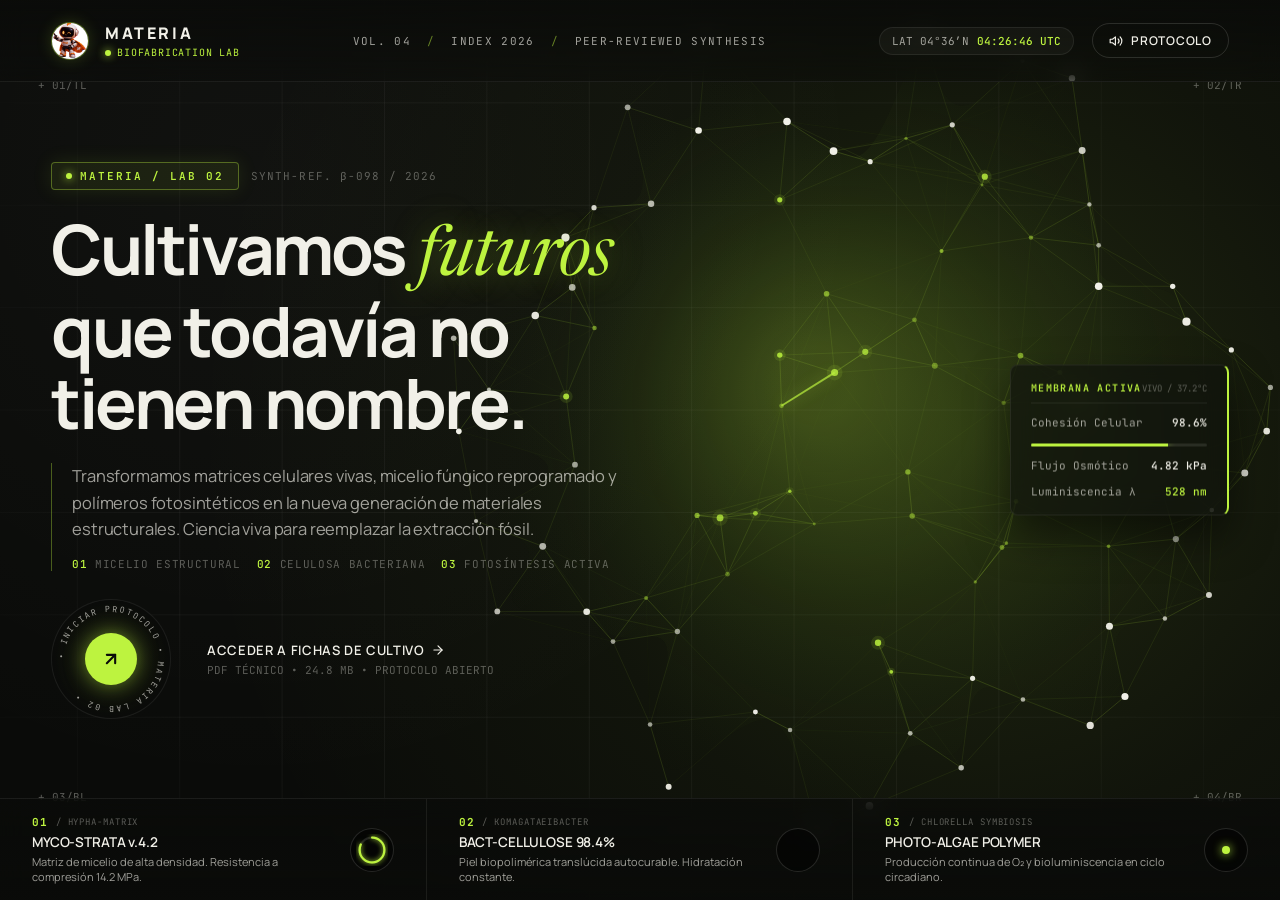
<file: materia_hero.html>
<!DOCTYPE html>
<html lang="es" class="dark">
<head>
  <meta charset="UTF-8">
  <meta name="viewport" content="width=device-width, initial-scale=1.0, maximum-scale=5.0">
  <title>MATERIA — Laboratorio de Biofabricación & Biomateriales Vivos</title>
  <meta name="description" content="Laboratorio de biofabricación avanzada. Cultivamos futuros vivos a partir de micelio estructurado, celulosa bacteriana y polímeros fotosintéticos.">

  <!-- Google Fonts: Manrope & Newsreader Italic -->
  <link rel="preconnect" href="https://fonts.googleapis.com">
  <link rel="preconnect" href="https://fonts.gstatic.com" crossorigin>
  <link href="https://fonts.googleapis.com/css2?family=JetBrains+Mono:wght@300;400;500;600&family=Manrope:wght@300;400;500;600;700;800&family=Newsreader:ital,opsz,wght@1,6..72,300;1,6..72,400;1,6..72,500;1,6..72,600&display=swap" rel="stylesheet">

  <style>
    /* ==========================================================================
       DESIGN TOKENS & RESET
       ========================================================================== */
    :root {
      --bg-dark: #0A0B09;
      --bg-surface: #11130e;
      --bg-surface-elevated: rgba(22, 25, 19, 0.75);
      --text-main: #F1F0E8;
      --text-muted: rgba(241, 240, 232, 0.65);
      --text-faint: rgba(241, 240, 232, 0.35);
      
      --accent-green: #BDF33F;
      --accent-green-rgb: 189, 243, 63;
      --accent-green-glow: rgba(189, 243, 63, 0.25);
      --accent-green-dim: rgba(189, 243, 63, 0.12);
      --accent-green-border: rgba(189, 243, 63, 0.35);
      
      --border-hairline: rgba(241, 240, 232, 0.08);
      --border-subtle: rgba(241, 240, 232, 0.14);
      --border-accent: rgba(189, 243, 63, 0.35);

      --font-sans: 'Manrope', -apple-system, BlinkMacSystemFont, 'Segoe UI', Roboto, sans-serif;
      --font-serif-italic: 'Newsreader', Georgia, serif;
      --font-mono: 'JetBrains Mono', monospace;

      --ease-organic: cubic-bezier(0.16, 1, 0.3, 1);
    }

    *, *::before, *::after {
      box-sizing: border-box;
      margin: 0;
      padding: 0;
    }

    html, body {
      width: 100%;
      height: 100%;
      background-color: var(--bg-dark);
      color: var(--text-main);
      font-family: var(--font-sans);
      -webkit-font-smoothing: antialiased;
      -moz-osx-font-smoothing: grayscale;
      overflow-x: hidden;
      selection-background-color: var(--accent-green);
      selection-color: var(--bg-dark);
    }

    ::selection {
      background: var(--accent-green);
      color: var(--bg-dark);
    }

    /* ==========================================================================
       HERO CONTAINER (100svh with fallbacks)
       ========================================================================== */
    .hero-section {
      position: relative;
      width: 100vw;
      min-height: 100vh;
      min-height: 100svh;
      height: 100svh;
      max-height: 100svh;
      display: flex;
      flex-direction: column;
      justify-content: space-between;
      background-color: var(--bg-dark);
      overflow: hidden;
      z-index: 1;
    }

    /* CSS Radial Glow Fallback & Organic Ambient Lighting */
    .hero-glow-fallback {
      position: absolute;
      inset: 0;
      pointer-events: none;
      z-index: 1;
      background:
        radial-gradient(circle at 75% 48%, rgba(var(--accent-green-rgb), 0.13) 0%, rgba(var(--accent-green-rgb), 0.04) 38%, rgba(10, 11, 9, 0) 72%),
        radial-gradient(circle at 20% 20%, rgba(241, 240, 232, 0.03) 0%, rgba(10, 11, 9, 0) 50%);
    }

    /* Scientific Precision Grid Overlay */
    .hero-grid-overlay {
      position: absolute;
      inset: 0;
      pointer-events: none;
      z-index: 2;
      background-image: 
        linear-gradient(to right, var(--border-hairline) 1px, transparent 1px),
        linear-gradient(to bottom, var(--border-hairline) 1px, transparent 1px);
      background-size: clamp(60px, 8vw, 120px) clamp(60px, 8vw, 120px);
      background-position: center top;
      opacity: 0.6;
      mask-image: radial-gradient(circle at 50% 50%, black 60%, transparent 100%);
      -webkit-mask-image: radial-gradient(circle at 50% 50%, black 60%, transparent 100%);
    }

    /* Microscopic Crosshairs (+) */
    .crosshair {
      position: absolute;
      font-family: var(--font-mono);
      font-size: 11px;
      color: var(--text-faint);
      pointer-events: none;
      user-select: none;
      z-index: 3;
      transition: color 0.3s ease;
    }
    .crosshair-tl { top: 78px; left: clamp(16px, 3vw, 40px); }
    .crosshair-tr { top: 78px; right: clamp(16px, 3vw, 40px); }
    .crosshair-bl { bottom: 96px; left: clamp(16px, 3vw, 40px); }
    .crosshair-br { bottom: 96px; right: clamp(16px, 3vw, 40px); }

    /* Canvas 2D Living Membrane */
    #membrane-canvas {
      position: absolute;
      top: 0;
      left: 0;
      width: 100%;
      height: 100%;
      pointer-events: none;
      z-index: 2;
      display: block;
    }

    /* ==========================================================================
       MINIMAL SCIENTIFIC NAVIGATION
       ========================================================================== */
    .hero-header {
      position: relative;
      z-index: 20;
      display: flex;
      align-items: center;
      justify-content: space-between;
      padding: clamp(16px, 2.4vh, 26px) clamp(20px, 4vw, 56px);
      border-bottom: 1px solid var(--border-hairline);
      backdrop-filter: blur(12px);
      -webkit-backdrop-filter: blur(12px);
      background: linear-gradient(180deg, rgba(10, 11, 9, 0.85) 0%, rgba(10, 11, 9, 0.4) 100%);
    }

    .brand-cluster {
      display: flex;
      align-items: center;
      gap: 16px;
      text-decoration: none;
      color: inherit;
    }

    .brand-logo-frame {
      position: relative;
      width: 38px;
      height: 38px;
      border-radius: 50%;
      background: radial-gradient(circle at 35% 35%, #2a3318, #11140c);
      border: 1px solid var(--border-accent);
      display: flex;
      align-items: center;
      justify-content: center;
      box-shadow: 0 0 16px rgba(var(--accent-green-rgb), 0.18);
      overflow: hidden;
      flex-shrink: 0;
    }

    .brand-logo-frame img {
      width: 100%;
      height: 100%;
      object-fit: cover;
      filter: drop-shadow(0 2px 4px rgba(0,0,0,0.6));
      transform: scale(1.15);
      transition: transform 0.4s var(--ease-organic);
    }

    .brand-cluster:hover .brand-logo-frame img {
      transform: scale(1.25) rotate(3deg);
    }

    .brand-meta {
      display: flex;
      flex-direction: column;
      gap: 2px;
    }

    .brand-title {
      font-size: 16px;
      font-weight: 800;
      letter-spacing: 0.16em;
      text-transform: uppercase;
      color: var(--text-main);
      display: flex;
      align-items: center;
      gap: 8px;
    }

    .brand-sub {
      font-family: var(--font-mono);
      font-size: 10px;
      letter-spacing: 0.08em;
      color: var(--accent-green);
      display: flex;
      align-items: center;
      gap: 6px;
    }

    .pulse-dot {
      width: 6px;
      height: 6px;
      border-radius: 50%;
      background-color: var(--accent-green);
      box-shadow: 0 0 8px var(--accent-green);
      animation: bio-pulse 2.4s ease-in-out infinite;
    }

    @keyframes bio-pulse {
      0%, 100% { transform: scale(1); opacity: 0.9; }
      50% { transform: scale(1.4); opacity: 0.4; box-shadow: 0 0 14px var(--accent-green); }
    }

    .nav-publication-index {
      font-family: var(--font-mono);
      font-size: 11px;
      letter-spacing: 0.12em;
      color: var(--text-muted);
      display: flex;
      align-items: center;
      gap: 16px;
      text-transform: uppercase;
    }

    .nav-publication-index span.sep {
      color: var(--accent-green);
      opacity: 0.5;
    }

    .nav-actions {
      display: flex;
      align-items: center;
      gap: 18px;
    }

    .telemetry-badge {
      font-family: var(--font-mono);
      font-size: 11px;
      color: var(--text-muted);
      background: rgba(241, 240, 232, 0.04);
      padding: 6px 12px;
      border-radius: 100px;
      border: 1px solid var(--border-hairline);
      display: flex;
      align-items: center;
      gap: 8px;
    }

    .telemetry-time {
      color: var(--accent-green);
      font-weight: 500;
    }

    .nav-btn {
      font-family: var(--font-sans);
      font-size: 12px;
      font-weight: 600;
      letter-spacing: 0.06em;
      text-transform: uppercase;
      background: transparent;
      border: 1px solid var(--border-subtle);
      color: var(--text-main);
      padding: 8px 16px;
      border-radius: 100px;
      cursor: pointer;
      display: flex;
      align-items: center;
      gap: 8px;
      transition: all 0.3s var(--ease-organic);
      text-decoration: none;
    }

    .nav-btn:hover {
      background: rgba(var(--accent-green-rgb), 0.1);
      border-color: var(--accent-green);
      color: var(--accent-green);
      box-shadow: 0 0 16px rgba(var(--accent-green-rgb), 0.2);
    }

    /* ==========================================================================
       HERO MAIN BODY (ASYMMETRICAL LAYOUT)
       ========================================================================== */
    .hero-main {
      position: relative;
      z-index: 10;
      flex: 1;
      display: flex;
      align-items: center;
      padding: clamp(20px, 3.5vh, 40px) clamp(20px, 4vw, 56px);
      max-width: 1720px;
      margin: 0 auto;
      width: 100%;
    }

    .hero-content-grid {
      display: grid;
      grid-template-columns: minmax(0, 1.15fr) minmax(0, 0.85fr);
      gap: clamp(24px, 4vw, 64px);
      align-items: center;
      width: 100%;
    }

    .hero-left-column {
      position: relative;
      z-index: 15;
      display: flex;
      flex-direction: column;
      gap: clamp(18px, 2.6vh, 32px);
      max-width: 780px;
    }

    /* Lab Protocol Identifier Tag */
    .lab-tag-wrapper {
      display: inline-flex;
      align-items: center;
      gap: 12px;
    }

    .lab-tag {
      font-family: var(--font-mono);
      font-size: 11px;
      font-weight: 600;
      letter-spacing: 0.18em;
      text-transform: uppercase;
      color: var(--accent-green);
      background: rgba(var(--accent-green-rgb), 0.08);
      border: 1px solid var(--accent-green-border);
      padding: 6px 14px;
      border-radius: 4px;
      display: inline-flex;
      align-items: center;
      gap: 8px;
      box-shadow: 0 0 20px rgba(var(--accent-green-rgb), 0.1);
    }

    .lab-tag-dot {
      width: 6px;
      height: 6px;
      background: var(--accent-green);
      border-radius: 50%;
      box-shadow: 0 0 8px var(--accent-green);
    }

    .lab-serial {
      font-family: var(--font-mono);
      font-size: 11px;
      color: var(--text-faint);
      letter-spacing: 0.1em;
    }

    /* Main Headline with Serif Italic Accent */
    .hero-headline {
      font-family: var(--font-sans);
      font-size: clamp(2.4rem, 4.8vw + 0.5rem, 5.2rem);
      font-weight: 700;
      line-height: 1.04;
      letter-spacing: -0.035em;
      color: var(--text-main);
      text-wrap: balance;
    }

    .hero-headline .serif-accent {
      font-family: var(--font-serif-italic);
      font-style: italic;
      font-weight: 400;
      color: var(--accent-green);
      letter-spacing: -0.01em;
      padding-right: 0.08em;
      text-shadow: 0 0 35px rgba(var(--accent-green-rgb), 0.35);
      position: relative;
      display: inline-block;
    }

    /* Subtitle / Scientific Brief */
    .hero-description-block {
      display: flex;
      flex-direction: column;
      gap: 14px;
      max-width: 580px;
      border-left: 1px solid var(--border-accent);
      padding-left: 20px;
    }

    .hero-text {
      font-size: clamp(14px, 1.1vw + 4px, 16.5px);
      font-weight: 400;
      line-height: 1.62;
      color: var(--text-muted);
      letter-spacing: -0.01em;
    }

    .hero-footnotes {
      font-family: var(--font-mono);
      font-size: 11px;
      color: var(--text-faint);
      display: flex;
      gap: 16px;
      text-transform: uppercase;
      letter-spacing: 0.06em;
    }

    .hero-footnotes span strong {
      color: var(--accent-green);
      font-weight: 500;
    }

    /* Action Group: Circular CTA & Secondary */
    .hero-actions-row {
      display: flex;
      align-items: center;
      gap: clamp(20px, 3vw, 36px);
      margin-top: 4px;
    }

    /* Circular Magnetic CTA Button */
    .cta-circular-wrapper {
      position: relative;
      width: 120px;
      height: 120px;
      display: flex;
      align-items: center;
      justify-content: center;
      cursor: pointer;
      text-decoration: none;
      color: var(--text-main);
      user-select: none;
      flex-shrink: 0;
    }

    .cta-circular-track {
      position: absolute;
      inset: 0;
      border-radius: 50%;
      border: 1px solid var(--border-hairline);
      background: radial-gradient(circle, rgba(var(--accent-green-rgb), 0.08) 0%, rgba(10,11,9,0.9) 70%);
      transition: all 0.5s var(--ease-organic);
    }

    .cta-circular-wrapper:hover .cta-circular-track {
      border-color: var(--accent-green);
      box-shadow: 0 0 30px rgba(var(--accent-green-rgb), 0.3), inset 0 0 20px rgba(var(--accent-green-rgb), 0.15);
      transform: scale(1.06);
    }

    .cta-svg-rotating {
      position: absolute;
      inset: -6px;
      width: calc(100% + 12px);
      height: calc(100% + 12px);
      animation: rotate-ring 18s linear infinite;
      transform-origin: center center;
      pointer-events: none;
    }

    .cta-circular-wrapper:hover .cta-svg-rotating {
      animation-duration: 8s;
    }

    .cta-svg-rotating text {
      font-family: var(--font-mono);
      font-size: 8.8px;
      letter-spacing: 0.22em;
      fill: var(--text-muted);
      text-transform: uppercase;
      transition: fill 0.3s ease;
    }

    .cta-circular-wrapper:hover .cta-svg-rotating text {
      fill: var(--accent-green);
    }

    @keyframes rotate-ring {
      from { transform: rotate(0deg); }
      to { transform: rotate(360deg); }
    }

    .cta-center-nucleus {
      position: relative;
      z-index: 2;
      width: 52px;
      height: 52px;
      border-radius: 50%;
      background: var(--accent-green);
      color: var(--bg-dark);
      display: flex;
      align-items: center;
      justify-content: center;
      box-shadow: 0 0 20px rgba(var(--accent-green-rgb), 0.5);
      transition: transform 0.4s var(--ease-organic), background-color 0.3s ease;
    }

    .cta-circular-wrapper:hover .cta-center-nucleus {
      transform: scale(1.15) rotate(45deg);
      background: #d4ff59;
      box-shadow: 0 0 35px rgba(var(--accent-green-rgb), 0.8);
    }

    .cta-arrow-icon {
      width: 20px;
      height: 20px;
      stroke: var(--bg-dark);
      stroke-width: 2.5;
      fill: none;
      stroke-linecap: round;
      stroke-linejoin: round;
    }

    .cta-secondary-link {
      display: flex;
      flex-direction: column;
      gap: 4px;
      text-decoration: none;
      color: var(--text-main);
      group: hover;
    }

    .cta-secondary-title {
      font-size: 13px;
      font-weight: 600;
      letter-spacing: 0.05em;
      text-transform: uppercase;
      display: flex;
      align-items: center;
      gap: 6px;
      transition: color 0.3s ease;
    }

    .cta-secondary-link:hover .cta-secondary-title {
      color: var(--accent-green);
    }

    .cta-secondary-sub {
      font-family: var(--font-mono);
      font-size: 11px;
      color: var(--text-faint);
    }

    /* Right column spacer to balance canvas positioning */
    .hero-right-column {
      position: relative;
      height: 100%;
      min-height: 380px;
      pointer-events: none;
    }

    /* Floating Telemetry Pod on the Right */
    .lab-telemetry-pod {
      position: absolute;
      right: 0;
      top: 50%;
      transform: translateY(-50%);
      background: rgba(17, 19, 14, 0.7);
      backdrop-filter: blur(16px);
      -webkit-backdrop-filter: blur(16px);
      border: 1px solid var(--border-hairline);
      border-right: 2px solid var(--accent-green);
      border-radius: 8px;
      padding: 16px 20px;
      display: flex;
      flex-direction: column;
      gap: 12px;
      max-width: 260px;
      pointer-events: auto;
      box-shadow: 0 20px 40px rgba(0,0,0,0.5);
      transition: all 0.4s var(--ease-organic);
    }

    .lab-telemetry-pod:hover {
      border-color: var(--accent-green-border);
      transform: translateY(calc(-50% - 4px));
      box-shadow: 0 25px 50px rgba(0,0,0,0.6), 0 0 25px rgba(var(--accent-green-rgb), 0.15);
    }

    .pod-header {
      display: flex;
      align-items: center;
      justify-content: space-between;
      border-bottom: 1px solid var(--border-hairline);
      padding-bottom: 8px;
    }

    .pod-title {
      font-family: var(--font-mono);
      font-size: 10px;
      letter-spacing: 0.14em;
      color: var(--accent-green);
      text-transform: uppercase;
      font-weight: 600;
    }

    .pod-badge {
      font-family: var(--font-mono);
      font-size: 9px;
      color: var(--text-faint);
    }

    .pod-row {
      display: flex;
      justify-content: space-between;
      align-items: center;
      font-family: var(--font-mono);
      font-size: 11px;
    }

    .pod-label {
      color: var(--text-muted);
    }

    .pod-val {
      color: var(--text-main);
      font-weight: 500;
    }

    .pod-graph-bar {
      width: 100%;
      height: 3px;
      background: rgba(241, 240, 232, 0.1);
      border-radius: 2px;
      overflow: hidden;
      margin-top: 2px;
    }

    .pod-graph-fill {
      height: 100%;
      background: var(--accent-green);
      box-shadow: 0 0 8px var(--accent-green);
      width: 78%;
      animation: bar-fluctuate 4s ease-in-out infinite alternate;
    }

    @keyframes bar-fluctuate {
      0% { width: 72%; }
      50% { width: 88%; }
      100% { width: 79%; }
    }

    /* ==========================================================================
       BOTTOM SPECIMEN DOCK (3 NUMBERED SPECIMENS)
       ========================================================================== */
    .hero-specimen-dock {
      position: relative;
      z-index: 20;
      display: grid;
      grid-template-columns: repeat(3, 1fr);
      border-top: 1px solid var(--border-hairline);
      background: linear-gradient(0deg, rgba(10, 11, 9, 0.95) 0%, rgba(10, 11, 9, 0.75) 100%);
      backdrop-filter: blur(14px);
      -webkit-backdrop-filter: blur(14px);
    }

    .specimen-card {
      position: relative;
      padding: clamp(14px, 1.8vh, 20px) clamp(16px, 2.5vw, 36px);
      border-right: 1px solid var(--border-hairline);
      display: flex;
      align-items: center;
      justify-content: space-between;
      gap: 16px;
      text-decoration: none;
      color: inherit;
      transition: all 0.35s var(--ease-organic);
      cursor: pointer;
      overflow: hidden;
    }

    .specimen-card:last-child {
      border-right: none;
    }

    .specimen-card::before {
      content: '';
      position: absolute;
      inset: 0;
      background: radial-gradient(circle at center, rgba(var(--accent-green-rgb), 0.12), transparent 75%);
      opacity: 0;
      transition: opacity 0.35s ease;
      pointer-events: none;
    }

    .specimen-card:hover {
      background: rgba(22, 26, 18, 0.6);
    }

    .specimen-card:hover::before {
      opacity: 1;
    }

    .specimen-card::after {
      content: '';
      position: absolute;
      top: 0;
      left: 0;
      width: 0;
      height: 2px;
      background: var(--accent-green);
      box-shadow: 0 0 10px var(--accent-green);
      transition: width 0.4s var(--ease-organic);
    }

    .specimen-card:hover::after {
      width: 100%;
    }

    .specimen-left {
      display: flex;
      flex-direction: column;
      gap: 4px;
      min-width: 0;
    }

    .specimen-meta {
      display: flex;
      align-items: center;
      gap: 8px;
    }

    .specimen-num {
      font-family: var(--font-mono);
      font-size: 11px;
      font-weight: 700;
      color: var(--accent-green);
      letter-spacing: 0.08em;
    }

    .specimen-tag {
      font-family: var(--font-mono);
      font-size: 9px;
      color: var(--text-faint);
      letter-spacing: 0.1em;
      text-transform: uppercase;
    }

    .specimen-title {
      font-size: 13.5px;
      font-weight: 600;
      letter-spacing: -0.01em;
      color: var(--text-main);
      white-space: nowrap;
      overflow: hidden;
      text-overflow: ellipsis;
    }

    .specimen-detail {
      font-size: 11px;
      color: var(--text-muted);
      line-height: 1.3;
    }

    /* Right Mini Preview / Visual / Telemetry in Specimen Card */
    .specimen-visual {
      position: relative;
      width: 44px;
      height: 44px;
      border-radius: 50%;
      border: 1px solid var(--border-subtle);
      background: rgba(0,0,0,0.5);
      display: flex;
      align-items: center;
      justify-content: center;
      flex-shrink: 0;
      overflow: hidden;
    }

    .specimen-video-preview {
      width: 100%;
      height: 100%;
      object-fit: cover;
      opacity: 0.85;
      filter: saturate(1.2) contrast(1.1);
      transition: transform 0.4s ease, opacity 0.3s ease;
    }

    .specimen-card:hover .specimen-video-preview {
      transform: scale(1.15);
      opacity: 1;
    }

    .specimen-circle-chart {
      width: 32px;
      height: 32px;
      transform: rotate(-90deg);
    }

    .specimen-circle-bg {
      fill: none;
      stroke: rgba(241, 240, 232, 0.12);
      stroke-width: 2.5;
    }

    .specimen-circle-progress {
      fill: none;
      stroke: var(--accent-green);
      stroke-width: 2.5;
      stroke-dasharray: 100;
      stroke-dashoffset: 28;
      stroke-linecap: round;
      filter: drop-shadow(0 0 3px var(--accent-green));
      animation: progress-pulse 3s ease-in-out infinite alternate;
    }

    @keyframes progress-pulse {
      0% { stroke-dashoffset: 32; }
      100% { stroke-dashoffset: 18; }
    }

    .specimen-icon-pulse {
      width: 8px;
      height: 8px;
      border-radius: 50%;
      background: var(--accent-green);
      box-shadow: 0 0 10px var(--accent-green);
      animation: bio-pulse 1.8s infinite;
    }

    /* Modal / Inspection Backdrop (Interactive Specimen Preview) */
    .specimen-modal {
      position: fixed;
      inset: 0;
      z-index: 100;
      background: rgba(10, 11, 9, 0.88);
      backdrop-filter: blur(20px);
      -webkit-backdrop-filter: blur(20px);
      display: flex;
      align-items: center;
      justify-content: center;
      padding: 24px;
      opacity: 0;
      pointer-events: none;
      transition: opacity 0.3s ease;
    }

    .specimen-modal.active {
      opacity: 1;
      pointer-events: auto;
    }

    .specimen-modal-card {
      position: relative;
      background: #11140e;
      border: 1px solid var(--border-accent);
      border-radius: 12px;
      max-width: 680px;
      width: 100%;
      padding: 32px;
      box-shadow: 0 30px 80px rgba(0,0,0,0.8), 0 0 40px rgba(var(--accent-green-rgb), 0.15);
      display: flex;
      flex-direction: column;
      gap: 20px;
      transform: translateY(20px) scale(0.97);
      transition: transform 0.35s var(--ease-organic);
    }

    .specimen-modal.active .specimen-modal-card {
      transform: translateY(0) scale(1);
    }

    .modal-close-btn {
      position: absolute;
      top: 20px;
      right: 20px;
      background: transparent;
      border: 1px solid var(--border-subtle);
      color: var(--text-muted);
      width: 36px;
      height: 36px;
      border-radius: 50%;
      display: flex;
      align-items: center;
      justify-content: center;
      cursor: pointer;
      font-size: 16px;
      transition: all 0.2s ease;
    }

    .modal-close-btn:hover {
      border-color: var(--accent-green);
      color: var(--accent-green);
      transform: rotate(90deg);
    }

    .modal-video-box {
      width: 100%;
      height: 240px;
      border-radius: 8px;
      overflow: hidden;
      background: #000;
      border: 1px solid var(--border-hairline);
    }

    .modal-video-box video {
      width: 100%;
      height: 100%;
      object-fit: cover;
    }

    /* ==========================================================================
       RESPONSIVE DESIGN & MOBILE OPTIMIZATIONS
       ========================================================================== */
    @media (max-width: 1080px) {
      .hero-content-grid {
        grid-template-columns: 1fr;
        gap: 24px;
      }
      .hero-right-column {
        display: none;
      }
      .lab-telemetry-pod {
        display: none;
      }
      .nav-publication-index {
        display: none;
      }
    }

    @media (max-width: 820px) {
      .hero-section {
        height: auto;
        min-height: 100svh;
      }
      .hero-header {
        padding: 14px 20px;
      }
      .hero-main {
        padding: 30px 20px;
      }
      .hero-headline {
        font-size: clamp(2.1rem, 7vw, 3.2rem);
      }
      .hero-specimen-dock {
        grid-template-columns: 1fr;
      }
      .specimen-card {
        border-right: none;
        border-bottom: 1px solid var(--border-hairline);
        padding: 14px 20px;
      }
      .specimen-card:last-child {
        border-bottom: none;
      }
      .crosshair-tl, .crosshair-tr, .crosshair-bl, .crosshair-br {
        display: none;
      }
      .telemetry-badge {
        display: none;
      }
    }

    /* ==========================================================================
       ACCESSIBILITY & PREFERS-REDUCED-MOTION
       ========================================================================== */
    @media (prefers-reduced-motion: reduce) {
      *, *::before, *::after {
        animation-duration: 0.01ms !important;
        animation-iteration-count: 1 !important;
        transition-duration: 0.01ms !important;
      }
      .cta-svg-rotating {
        animation: none !important;
      }
      .pulse-dot, .specimen-icon-pulse, .pod-graph-fill {
        animation: none !important;
      }
    }
  </style>
</head>
<body>

  <!-- ==========================================================================
       HERO SECTION — MATERIA BIOFABRICATION LAB
       ========================================================================== -->
  <header class="hero-section" id="materia-hero" aria-label="MATERIA Biofabrication Laboratory Hero">
    
    <!-- CSS Radial Lighting Fallback -->
    <div class="hero-glow-fallback" aria-hidden="true"></div>

    <!-- Scientific Precision Grid Overlay -->
    <div class="hero-grid-overlay" aria-hidden="true"></div>

    <!-- Microscopic Crosshairs (+) -->
    <div class="crosshair crosshair-tl" aria-hidden="true">+ 01/TL</div>
    <div class="crosshair crosshair-tr" aria-hidden="true">+ 02/TR</div>
    <div class="crosshair crosshair-bl" aria-hidden="true">+ 03/BL</div>
    <div class="crosshair crosshair-br" aria-hidden="true">+ 04/BR</div>

    <!-- Interactive Canvas 2D Living Membrane -->
    <canvas id="membrane-canvas" aria-hidden="true"></canvas>

    <!-- Minimal Scientific Navigation -->
    <nav class="hero-header" role="navigation" aria-label="Navegación del Laboratorio">
      <a href="#materia-hero" class="brand-cluster" title="MATERIA Lab">
        <div class="brand-logo-frame">
          <!-- Provided Image Asset: Diseño sin título (40).png -->
          <img src="./Diseño sin título (40).png" alt="MATERIA Emblem" onerror="this.onerror=null; this.src='../Diseño sin título (40).png';">
        </div>
        <div class="brand-meta">
          <span class="brand-title">MATERIA</span>
          <span class="brand-sub">
            <span class="pulse-dot"></span> BIOFABRICATION LAB
          </span>
        </div>
      </a>

      <div class="nav-publication-index" aria-hidden="true">
        <span>VOL. 04</span>
        <span class="sep">/</span>
        <span>INDEX 2026</span>
        <span class="sep">/</span>
        <span>PEER-REVIEWED SYNTHESIS</span>
      </div>

      <div class="nav-actions">
        <div class="telemetry-badge" title="Coordenadas del reactor de biofabricación">
          <span>LAT 04°36′N</span>
          <span class="telemetry-time" id="lab-clock">18:47:00 UTC</span>
        </div>
        <button class="nav-btn" id="btn-sound-toggle" aria-label="Alternar frecuencia de audio ambiental">
          <svg width="14" height="14" viewBox="0 0 24 24" fill="none" stroke="currentColor" stroke-width="2" stroke-linecap="round" stroke-linejoin="round" aria-hidden="true">
            <path d="M11 5L6 9H2v6h4l5 4V5z"></path>
            <path d="M15.54 8.46a5 5 0 0 1 0 7.07"></path>
            <path d="M19.07 4.93a10 10 0 0 1 0 14.14"></path>
          </svg>
          <span>PROTOCOLO</span>
        </button>
      </div>
    </nav>

    <!-- Main Hero Body / Asymmetric Composition -->
    <main class="hero-main">
      <div class="hero-content-grid">
        
        <!-- Left Editorial Column -->
        <div class="hero-left-column">
          
          <div class="lab-tag-wrapper">
            <div class="lab-tag">
              <span class="lab-tag-dot"></span>
              MATERIA / LAB 02
            </div>
            <span class="lab-serial">SYNTH-REF. β-098 / 2026</span>
          </div>

          <h1 class="hero-headline">
            Cultivamos <span class="serif-accent">futuros</span> que todavía no tienen nombre.
          </h1>

          <div class="hero-description-block">
            <p class="hero-text">
              Transformamos matrices celulares vivas, micelio fúngico reprogramado y polímeros fotosintéticos en la nueva generación de materiales estructurales. Ciencia viva para reemplazar la extracción fósil.
            </p>
            <div class="hero-footnotes">
              <span><strong>01</strong> MICELIO ESTRUCTURAL</span>
              <span><strong>02</strong> CELULOSA BACTERIANA</span>
              <span><strong>03</strong> FOTOSÍNTESIS ACTIVA</span>
            </div>
          </div>

          <!-- Circular CTA & Secondary Link -->
          <div class="hero-actions-row">
            
            <!-- Rotating Circular CTA -->
            <a href="#catalogo" class="cta-circular-wrapper" id="main-cta-btn" aria-label="Iniciar protocolo y explorar laboratorio de biofabricación">
              <div class="cta-circular-track"></div>
              
              <!-- Curved Rotating Monospace Label -->
              <svg class="cta-svg-rotating" viewBox="0 0 140 140" aria-hidden="true">
                <defs>
                  <path id="textPath-circle" d="M 70, 70 m -50, 0 a 50,50 0 1,1 100,0 a 50,50 0 1,1 -100,0" fill="none" />
                </defs>
                <text>
                  <textPath href="#textPath-circle" startOffset="0%">
                    • INICIAR PROTOCOLO • MATERIA LAB 02 •
                  </textPath>
                </text>
              </svg>

              <div class="cta-center-nucleus">
                <svg class="cta-arrow-icon" viewBox="0 0 24 24" aria-hidden="true">
                  <line x1="7" y1="17" x2="17" y2="7"></line>
                  <polyline points="7 7 17 7 17 17"></polyline>
                </svg>
              </div>
            </a>

            <!-- Secondary Scientific Action -->
            <a href="#dossier" class="cta-secondary-link" id="dossier-link">
              <span class="cta-secondary-title">
                Acceder a Fichas de Cultivo
                <svg width="14" height="14" viewBox="0 0 24 24" fill="none" stroke="currentColor" stroke-width="2" stroke-linecap="round" stroke-linejoin="round" aria-hidden="true">
                  <path d="M5 12h14"></path>
                  <path d="M12 5l7 7-7 7"></path>
                </svg>
              </span>
              <span class="cta-secondary-sub">PDF TÉCNICO • 24.8 MB • PROTOCOLO ABIERTO</span>
            </a>

          </div>

        </div>

        <!-- Right Column Spacer & Floating Laboratory Telemetry Pod -->
        <div class="hero-right-column" aria-hidden="true">
          <div class="lab-telemetry-pod">
            <div class="pod-header">
              <span class="pod-title">MEMBRANA ACTIVA</span>
              <span class="pod-badge">VIVO / 37.2°C</span>
            </div>
            
            <div class="pod-row">
              <span class="pod-label">Cohesión Celular</span>
              <span class="pod-val" id="telemetry-cohesion">98.6%</span>
            </div>
            <div class="pod-graph-bar">
              <div class="pod-graph-fill"></div>
            </div>

            <div class="pod-row">
              <span class="pod-label">Flujo Osmótico</span>
              <span class="pod-val">4.82 kPa</span>
            </div>

            <div class="pod-row">
              <span class="pod-label">Luminiscencia λ</span>
              <span class="pod-val" style="color: var(--accent-green);">528 nm</span>
            </div>
          </div>
        </div>

      </div>
    </main>

    <!-- Bottom Edge: 3 Numbered Living Specimen Cards -->
    <footer class="hero-specimen-dock" role="contentinfo" aria-label="Muestras Biológicas en Cultivo">
      
      <!-- Specimen 01: Micelio Estructurado -->
      <div class="specimen-card" data-specimen="1" role="button" tabindex="0" aria-label="Muestra 01: Myco-Strata v4.2">
        <div class="specimen-left">
          <div class="specimen-meta">
            <span class="specimen-num">01</span>
            <span class="specimen-tag">/ HYPHA-MATRIX</span>
          </div>
          <h2 class="specimen-title">MYCO-STRATA v.4.2</h2>
          <p class="specimen-detail">Matriz de micelio de alta densidad. Resistencia a compresión 14.2 MPa.</p>
        </div>
        <div class="specimen-visual" title="Tasa de captura de carbono">
          <svg class="specimen-circle-chart" viewBox="0 0 36 36">
            <circle class="specimen-circle-bg" cx="18" cy="18" r="14"></circle>
            <circle class="specimen-circle-progress" cx="18" cy="18" r="14"></circle>
          </svg>
        </div>
      </div>

      <!-- Specimen 02: Celulosa Bacteriana (With Live Micro Video Preview) -->
      <div class="specimen-card" data-specimen="2" role="button" tabindex="0" aria-label="Muestra 02: Bact-Cellulose 98.4%">
        <div class="specimen-left">
          <div class="specimen-meta">
            <span class="specimen-num">02</span>
            <span class="specimen-tag">/ KOMAGATAEIBACTER</span>
          </div>
          <h2 class="specimen-title">BACT-CELLULOSE 98.4%</h2>
          <p class="specimen-detail">Piel biopolimérica translúcida autocurable. Hidratación constante.</p>
        </div>
        <div class="specimen-visual" title="Micro-observación en video">
          <!-- Provided Video Asset: c5bb940f-21d7-4c26-a696-7d50cb1fb5ab.mp4 -->
          <video class="specimen-video-preview" autoplay loop muted playsinline>
            <source src="./c5bb940f-21d7-4c26-a696-7d50cb1fb5ab.mp4" type="video/mp4">
            <source src="../c5bb940f-21d7-4c26-a696-7d50cb1fb5ab.mp4" type="video/mp4">
          </video>
        </div>
      </div>

      <!-- Specimen 03: Algas Fotosintéticas -->
      <div class="specimen-card" data-specimen="3" role="button" tabindex="0" aria-label="Muestra 03: Photo-Algae Symbiosis">
        <div class="specimen-left">
          <div class="specimen-meta">
            <span class="specimen-num">03</span>
            <span class="specimen-tag">/ CHLORELLA SYMBIOSIS</span>
          </div>
          <h2 class="specimen-title">PHOTO-ALGAE POLYMER</h2>
          <p class="specimen-detail">Producción continua de O₂ y bioluminiscencia en ciclo circadiano.</p>
        </div>
        <div class="specimen-visual" title="Bioluminiscencia activa">
          <div class="specimen-icon-pulse"></div>
        </div>
      </div>

    </footer>

  </header>

  <!-- Specimen Detail Interactive Modal Dialog -->
  <div class="specimen-modal" id="specimen-modal" role="dialog" aria-modal="true" aria-hidden="true">
    <div class="specimen-modal-card">
      <button class="modal-close-btn" id="modal-close-btn" aria-label="Cerrar ventana de espécimen">&times;</button>
      <div class="lab-tag" id="modal-tag">MATERIA / SPECIMEN INSPECTOR</div>
      <h3 id="modal-title" style="font-size: 24px; font-weight: 700;"></h3>
      <p id="modal-desc" style="color: var(--text-muted); line-height: 1.6;"></p>
      
      <div class="modal-video-box">
        <video id="modal-video" autoplay loop muted playsinline>
          <source src="./c5bb940f-21d7-4c26-a696-7d50cb1fb5ab.mp4" type="video/mp4">
          <source src="../c5bb940f-21d7-4c26-a696-7d50cb1fb5ab.mp4" type="video/mp4">
        </video>
      </div>

      <div style="display: flex; justify-content: space-between; align-items: center; font-family: var(--font-mono); font-size: 11px; color: var(--accent-green); border-top: 1px solid var(--border-hairline); padding-top: 14px;">
        <span>ESTADO: CELULAR ACTIVO [pH 7.42]</span>
        <span>TEMPERATURA: 22.8°C</span>
      </div>
    </div>
  </div>

  <!-- ==========================================================================
       JAVASCRIPT: CANVAS 2D LIVING ORGANIC MEMBRANE & INTERACTION
       ========================================================================== -->
  <script>
    (function() {
      'use strict';

      /* ------------------------------------------------------------------------
         1. UTILITIES & TELEMETRY CLOCK
         ------------------------------------------------------------------------ */
      const clockElement = document.getElementById('lab-clock');
      function updateClock() {
        const now = new Date();
        const hrs = String(now.getUTCHours()).padStart(2, '0');
        const mins = String(now.getUTCMinutes()).padStart(2, '0');
        const secs = String(now.getUTCSeconds()).padStart(2, '0');
        if (clockElement) {
          clockElement.textContent = `${hrs}:${mins}:${secs} UTC`;
        }
      }
      setInterval(updateClock, 1000);
      updateClock();

      /* ------------------------------------------------------------------------
         2. CANVAS 2D LIVING ORGANIC MEMBRANE ENGINE
         - 80-95 connected nodes forming boundary and cytoplasmic filaments
         - Multi-harmonic soft organic noise
         - Subtle cursor repulsion & bioluminescent wave propagation
         - Clamped DPR (max 1.5)
         - ResizeObserver & IntersectionObserver (pause when off-screen)
         - Respects prefers-reduced-motion
         ------------------------------------------------------------------------ */
      const canvas = document.getElementById('membrane-canvas');
      if (!canvas) return;

      const ctx = canvas.getContext('2d', { alpha: true });
      let width = 0;
      let height = 0;
      let dpr = Math.min(window.devicePixelRatio || 1, 1.5);
      let isVisible = true;
      let animationFrameId = null;

      // Check prefers-reduced-motion
      const prefersReducedMotionQuery = window.matchMedia('(prefers-reduced-motion: reduce)');
      let reducedMotion = prefersReducedMotionQuery.matches;
      prefersReducedMotionQuery.addEventListener('change', (e) => {
        reducedMotion = e.matches;
        if (reducedMotion) {
          drawStaticMembrane();
        } else if (isVisible && !animationFrameId) {
          loop(performance.now());
        }
      });

      // Pointer tracking with subtle smoothing
      const pointer = {
        x: -1000,
        y: -1000,
        targetX: -1000,
        targetY: -1000,
        radius: 180,
        active: false,
        energy: 0
      };

      window.addEventListener('pointermove', (e) => {
        const rect = canvas.getBoundingClientRect();
        pointer.targetX = e.clientX - rect.left;
        pointer.targetY = e.clientY - rect.top;
        pointer.active = true;
        pointer.energy = Math.min(pointer.energy + 0.08, 1.0);
      }, { passive: true });

      window.addEventListener('pointerleave', () => {
        pointer.active = false;
      });

      // Membrane Architecture:
      // - Outer boundary nodes (ring forming closed membrane)
      // - Inner cytoplasmic organelle particles
      const NUM_OUTER_NODES = 52;
      const NUM_INNER_NODES = 36;
      const TOTAL_NODES = NUM_OUTER_NODES + NUM_INNER_NODES;

      class Particle {
        constructor(isOuter, angleIndex, totalOuter) {
          this.isOuter = isOuter;
          this.angleIndex = angleIndex;
          this.totalOuter = totalOuter;
          
          this.baseAngle = isOuter ? (angleIndex / totalOuter) * Math.PI * 2 : Math.random() * Math.PI * 2;
          this.angleOffsetSpeed = (Math.random() - 0.5) * 0.0008;
          
          // Radial distance ratio from center
          this.baseRadialRatio = isOuter ? 1.0 : Math.sqrt(Math.random()) * 0.75;
          this.noiseSeedX = Math.random() * 100;
          this.noiseSeedY = Math.random() * 100;
          this.noiseSeedZ = Math.random() * 100;
          
          // Current animated position
          this.x = 0;
          this.y = 0;
          this.baseX = 0;
          this.baseY = 0;
          this.vx = 0;
          this.vy = 0;
          
          // Individual bioluminescence pulsing
          this.lumPhase = Math.random() * Math.PI * 2;
          this.lumSpeed = 0.02 + Math.random() * 0.03;
          this.size = isOuter ? (2.0 + Math.random() * 1.5) : (1.4 + Math.random() * 1.8);
        }

        update(time, centerX, centerY, baseRadiusX, baseRadiusY) {
          this.baseAngle += this.angleOffsetSpeed;

          // Organic harmonic multi-octave displacement
          const t = time * 0.001;
          const a = this.baseAngle;

          // Multi-frequency wave synthesis (soft living cytoplasmic deformation)
          const harmonic1 = Math.sin(t * 0.9 + a * 3 + this.noiseSeedX) * 0.14;
          const harmonic2 = Math.cos(t * 1.3 - a * 2 + this.noiseSeedY) * 0.09;
          const harmonic3 = Math.sin(t * 0.4 + a * 5 + this.noiseSeedZ) * 0.05;
          const breathing = Math.sin(t * 0.6) * 0.04;

          const totalDeform = 1 + harmonic1 + harmonic2 + harmonic3 + breathing;
          const currentRadiusX = baseRadiusX * this.baseRadialRatio * totalDeform;
          const currentRadiusY = baseRadiusY * this.baseRadialRatio * totalDeform;

          this.baseX = centerX + Math.cos(a) * currentRadiusX;
          this.baseY = centerY + Math.sin(a) * currentRadiusY;

          // Interaction with pointer (Subtle repulsion & elastic return)
          let dx = this.baseX - pointer.x;
          let dy = this.baseY - pointer.y;
          let dist = Math.hypot(dx, dy);

          if (pointer.active && dist < pointer.radius && dist > 0) {
            const force = (1 - dist / pointer.radius) * 38;
            const nx = dx / dist;
            const ny = dy / dist;
            this.vx += nx * force * 0.15;
            this.vy += ny * force * 0.15;
          }

          // Damped spring return
          this.vx *= 0.88;
          this.vy *= 0.88;

          this.x = this.baseX + this.vx;
          this.y = this.baseY + this.vy;

          this.lumPhase += this.lumSpeed;
        }
      }

      const particles = [];
      for (let i = 0; i < NUM_OUTER_NODES; i++) {
        particles.push(new Particle(true, i, NUM_OUTER_NODES));
      }
      for (let i = 0; i < NUM_INNER_NODES; i++) {
        particles.push(new Particle(false, i, NUM_INNER_NODES));
      }

      /* Responsive Dimensions Calculation */
      let membraneCenter = { x: 0, y: 0 };
      let membraneRadius = { rx: 0, ry: 0 };

      function updateLayoutBounds() {
        const isMobile = window.innerWidth <= 900;
        if (isMobile) {
          membraneCenter.x = width * 0.5;
          membraneCenter.y = height * 0.42;
          membraneRadius.rx = Math.min(width * 0.42, 210);
          membraneRadius.ry = membraneRadius.rx * 0.95;
        } else {
          // Positioned to the right and partially overlapping behind the headline
          membraneCenter.x = width * 0.68;
          membraneCenter.y = height * 0.48;
          membraneRadius.rx = Math.min(width * 0.28, 360);
          membraneRadius.ry = membraneRadius.rx * 0.92;
        }
      }

      function handleResize() {
        const rect = canvas.parentElement.getBoundingClientRect();
        width = rect.width;
        height = rect.height;
        dpr = Math.min(window.devicePixelRatio || 1, 1.5);

        canvas.width = Math.floor(width * dpr);
        canvas.height = Math.floor(height * dpr);
        ctx.scale(dpr, dpr);

        updateLayoutBounds();

        if (reducedMotion) {
          drawStaticMembrane();
        }
      }

      const resizeObserver = new ResizeObserver(() => {
        handleResize();
      });
      resizeObserver.observe(canvas.parentElement);

      /* Intersection Observer to pause rendering loop when out of viewport */
      const intersectionObserver = new IntersectionObserver((entries) => {
        entries.forEach(entry => {
          isVisible = entry.isIntersecting;
          if (isVisible && !reducedMotion && !animationFrameId) {
            lastTime = performance.now();
            animationFrameId = requestAnimationFrame(loop);
          } else if (!isVisible && animationFrameId) {
            cancelAnimationFrame(animationFrameId);
            animationFrameId = null;
          }
        });
      }, { threshold: 0.05 });
      intersectionObserver.observe(canvas.parentElement);

      /* ------------------------------------------------------------------------
         3. MEMBRANE DRAWING ENGINE
         ------------------------------------------------------------------------ */
      function drawSmoothClosedBoundary(pts) {
        if (pts.length < 3) return;
        ctx.beginPath();
        const len = pts.length;
        
        // Midpoint of last and first
        let mx = (pts[len - 1].x + pts[0].x) / 2;
        let my = (pts[len - 1].y + pts[0].y) / 2;
        ctx.moveTo(mx, my);

        for (let i = 0; i < len; i++) {
          const next = pts[(i + 1) % len];
          mx = (pts[i].x + next.x) / 2;
          my = (pts[i].y + next.y) / 2;
          ctx.quadraticCurveTo(pts[i].x, pts[i].y, mx, my);
        }
        ctx.closePath();
      }

      function renderFrame(time) {
        // Pointer lerp
        pointer.x += (pointer.targetX - pointer.x) * 0.12;
        pointer.y += (pointer.targetY - pointer.y) * 0.12;
        pointer.energy *= 0.95;

        // Clear canvas
        ctx.clearRect(0, 0, width, height);

        // Update all particles
        const outerPts = [];
        for (let i = 0; i < particles.length; i++) {
          const p = particles[i];
          p.update(time, membraneCenter.x, membraneCenter.y, membraneRadius.rx, membraneRadius.ry);
          if (p.isOuter) {
            outerPts.push(p);
          }
        }

        // 1. Draw Inner Cytoplasmic Plasma Glow
        const grad = ctx.createRadialGradient(
          membraneCenter.x - membraneRadius.rx * 0.15,
          membraneCenter.y - membraneRadius.ry * 0.15,
          membraneRadius.rx * 0.1,
          membraneCenter.x,
          membraneCenter.y,
          membraneRadius.rx * 1.25
        );
        grad.addColorStop(0, 'rgba(189, 243, 63, 0.22)');
        grad.addColorStop(0.4, 'rgba(140, 200, 45, 0.08)');
        grad.addColorStop(0.75, 'rgba(50, 80, 25, 0.03)');
        grad.addColorStop(1, 'rgba(10, 11, 9, 0)');

        ctx.save();
        drawSmoothClosedBoundary(outerPts);
        ctx.fillStyle = grad;
        ctx.fill();

        // 2. Bioluminescent Connective Filaments between nearby nodes
        const maxDist = membraneRadius.rx * 0.38;
        ctx.lineWidth = 1.0;

        for (let i = 0; i < particles.length; i++) {
          const p1 = particles[i];
          for (let j = i + 1; j < particles.length; j++) {
            const p2 = particles[j];
            const dist = Math.hypot(p1.x - p2.x, p1.y - p2.y);

            if (dist < maxDist) {
              const alpha = (1 - dist / maxDist) * 0.24 + pointer.energy * 0.15;
              ctx.strokeStyle = `rgba(189, 243, 63, ${alpha.toFixed(3)})`;
              ctx.beginPath();
              ctx.moveTo(p1.x, p1.y);
              ctx.lineTo(p2.x, p2.y);
              ctx.stroke();
            }
          }
        }

        // 3. Outer Membrane Boundary Contour Stroke (Living Wall)
        ctx.lineWidth = 2.0;
        ctx.strokeStyle = 'rgba(189, 243, 63, 0.65)';
        ctx.shadowColor = 'rgba(189, 243, 63, 0.7)';
        ctx.shadowBlur = 14;
        ctx.stroke();
        ctx.restore();

        // 4. Draw Individual Organelle / Node Spheres
        for (let i = 0; i < particles.length; i++) {
          const p = particles[i];
          const pulse = Math.sin(p.lumPhase) * 0.5 + 0.5;
          const nodeAlpha = p.isOuter ? (0.6 + pulse * 0.4) : (0.35 + pulse * 0.5 + pointer.energy * 0.25);
          
          ctx.beginPath();
          ctx.arc(p.x, p.y, p.size * (0.9 + pulse * 0.3), 0, Math.PI * 2);
          ctx.fillStyle = p.isOuter ? `rgba(241, 240, 232, ${nodeAlpha})` : `rgba(189, 243, 63, ${nodeAlpha})`;
          ctx.fill();

          // Subtle corona for prominent inner organelles
          if (!p.isOuter && pulse > 0.7) {
            ctx.beginPath();
            ctx.arc(p.x, p.y, p.size * 2.6, 0, Math.PI * 2);
            ctx.fillStyle = `rgba(189, 243, 63, ${(0.12 * pulse).toFixed(3)})`;
            ctx.fill();
          }
        }
      }

      function drawStaticMembrane() {
        renderFrame(1000);
      }

      let lastTime = 0;
      function loop(currentTime) {
        if (!isVisible || reducedMotion) {
          animationFrameId = null;
          return;
        }
        renderFrame(currentTime);
        animationFrameId = requestAnimationFrame(loop);
      }

      /* ------------------------------------------------------------------------
         4. INTERACTIVE SPECIMEN MODAL PREVIEW
         ------------------------------------------------------------------------ */
      const specimenCards = document.querySelectorAll('.specimen-card');
      const modal = document.getElementById('specimen-modal');
      const modalTitle = document.getElementById('modal-title');
      const modalDesc = document.getElementById('modal-desc');
      const modalTag = document.getElementById('modal-tag');
      const modalClose = document.getElementById('modal-close-btn');

      const specimenData = {
        '1': {
          tag: 'MATERIA / SPECIMEN 01 — HYPHA-MATRIX',
          title: 'MYCO-STRATA v.4.2 [Estructura Fúngica]',
          desc: 'Cultivo tridimensional de Ganoderma lucidum sobre sustrato de subproductos agrícolas. Presenta una arquitectura celular con gradiente de densidad regulado por humedad osmótica. Apto para aislamiento térmico, empaque bioasimilable y tabiquería estructural autoportante.'
        },
        '2': {
          tag: 'MATERIA / SPECIMEN 02 — BACTERIAL MEMBRANE',
          title: 'BACT-CELLULOSE 98.4% [Polímero Vivo]',
          desc: 'Membrana nanofibrilar sintetizada por cultivos simbióticos de Komagataeibacter xylinus. Alta pureza cristalina, biocompatible y con capacidad de memoria de forma hídrica. Aplicación en textiles dérmicos y films ópticos biodegradables.'
        },
        '3': {
          tag: 'MATERIA / SPECIMEN 03 — BIO-LUMINESCENCE',
          title: 'PHOTO-ALGAE POLYMER [Simbiosis Fotosintética]',
          desc: 'Encapsulamiento de microalgas fotosintéticas en hidrogel bioinerte. Absorbe dióxido de carbono ambiental y libera bioluminiscencia en longitudes de onda de 528-535 nm bajo estrés circadiano regulado.'
        }
      };

      specimenCards.forEach(card => {
        card.addEventListener('click', () => {
          const id = card.getAttribute('data-specimen');
          const data = specimenData[id];
          if (data && modal) {
            modalTag.textContent = data.tag;
            modalTitle.textContent = data.title;
            modalDesc.textContent = data.desc;
            modal.classList.add('active');
            modal.setAttribute('aria-hidden', 'false');
          }
        });

        card.addEventListener('keydown', (e) => {
          if (e.key === 'Enter' || e.key === ' ') {
            e.preventDefault();
            card.click();
          }
        });
      });

      if (modalClose && modal) {
        modalClose.addEventListener('click', () => {
          modal.classList.remove('active');
          modal.setAttribute('aria-hidden', 'true');
        });

        modal.addEventListener('click', (e) => {
          if (e.target === modal) {
            modal.classList.remove('active');
            modal.setAttribute('aria-hidden', 'true');
          }
        });
      }

      /* ------------------------------------------------------------------------
         5. SYNTHESIZED SOUND FREQUENCY (WEB AUDIO API PROTOCOL)
         ------------------------------------------------------------------------ */
      const soundBtn = document.getElementById('btn-sound-toggle');
      let audioCtx = null;
      let isAudioPlaying = false;
      let droneOsc = null;
      let droneGain = null;

      if (soundBtn) {
        soundBtn.addEventListener('click', () => {
          if (!audioCtx) {
            const AudioContext = window.AudioContext || window.webkitAudioContext;
            if (AudioContext) {
              audioCtx = new AudioContext();
            }
          }

          if (!audioCtx) return;

          if (audioCtx.state === 'suspended') {
            audioCtx.resume();
          }

          if (!isAudioPlaying) {
            // Soft laboratory biological drone (432Hz harmonic)
            droneOsc = audioCtx.createOscillator();
            droneGain = audioCtx.createGain();
            
            droneOsc.type = 'sine';
            droneOsc.frequency.setValueAtTime(108, audioCtx.currentTime); // Deep cellular subharmonic
            droneOsc.frequency.exponentialRampToValueAtTime(144, audioCtx.currentTime + 3);

            droneGain.gain.setValueAtTime(0.001, audioCtx.currentTime);
            droneGain.gain.exponentialRampToValueAtTime(0.04, audioCtx.currentTime + 1.5);

            droneOsc.connect(droneGain);
            droneGain.connect(audioCtx.destination);
            droneOsc.start();

            isAudioPlaying = true;
            soundBtn.style.borderColor = 'var(--accent-green)';
            soundBtn.style.color = 'var(--accent-green)';
            soundBtn.querySelector('span').textContent = '432 Hz LIVE';
          } else {
            if (droneGain) {
              droneGain.gain.exponentialRampToValueAtTime(0.0001, audioCtx.currentTime + 0.5);
              setTimeout(() => {
                if (droneOsc) {
                  droneOsc.stop();
                  droneOsc.disconnect();
                }
              }, 500);
            }
            isAudioPlaying = false;
            soundBtn.style.borderColor = '';
            soundBtn.style.color = '';
            soundBtn.querySelector('span').textContent = 'PROTOCOLO';
          }
        });
      }

    })();
  </script>
</body>
</html>
</file>
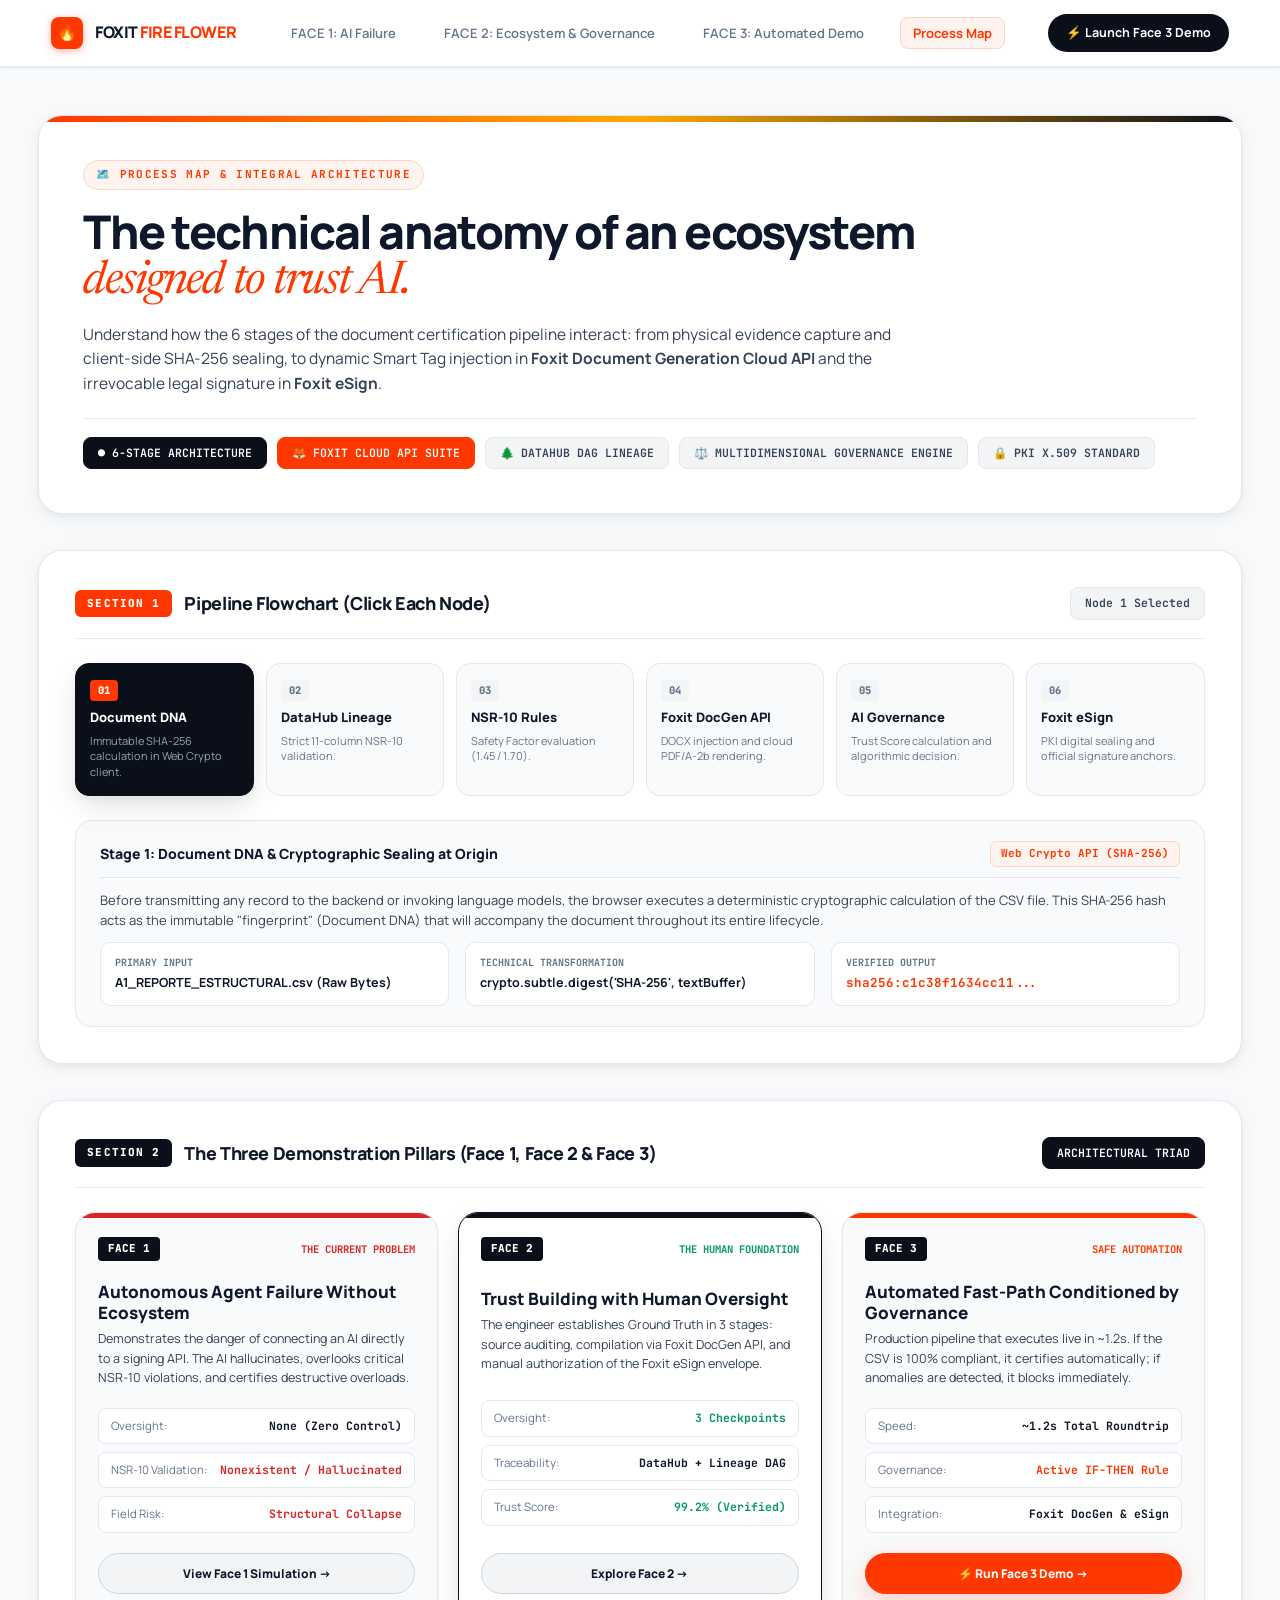
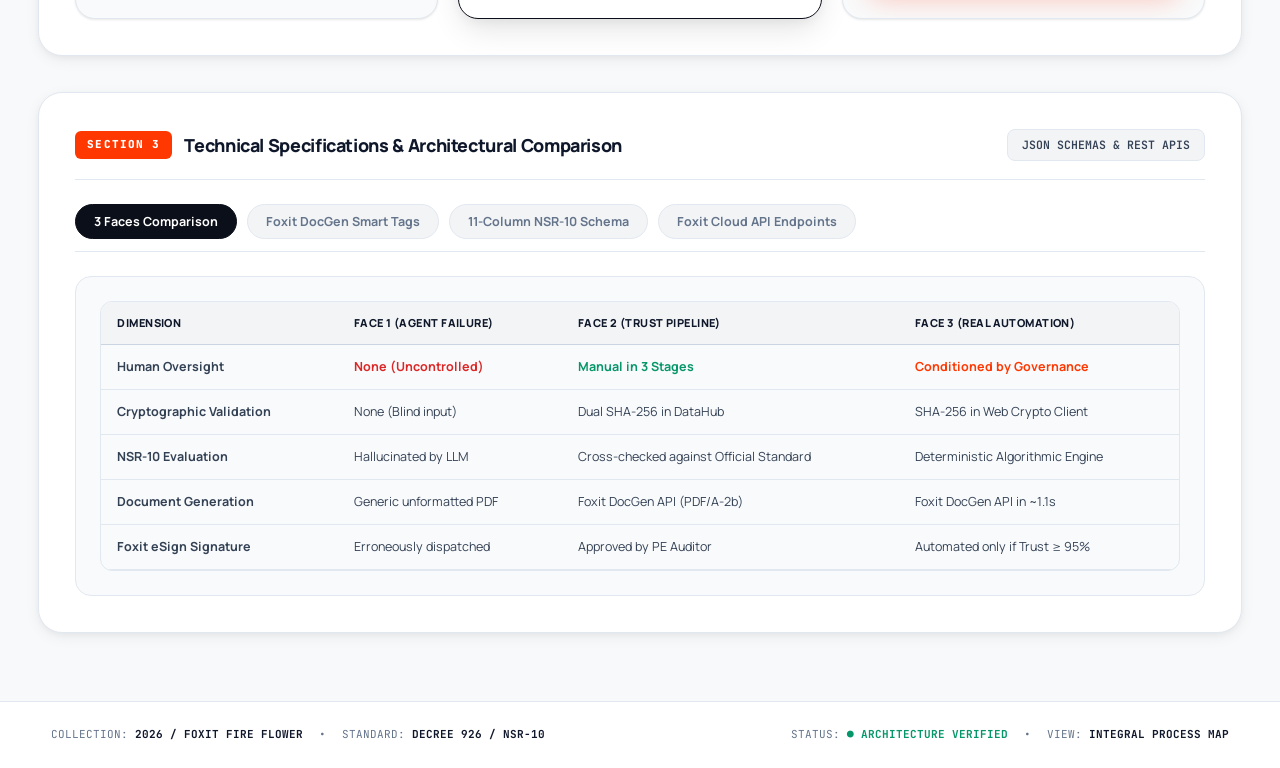
<file: frontend/mapa_proceso.html>
<!DOCTYPE html>
<html lang="en">
<head>
  <meta charset="UTF-8">
  <meta name="viewport" content="width=device-width, initial-scale=1.0, maximum-scale=5.0">
  <title>PROCESS MAP & ARCHITECTURE | FOXIT FIRE FLOWER</title>
  <meta name="description" content="Process Map and Integral Architecture of the Trust Ecosystem for AI and Foxit APIs: Face 1 (Simulation), Face 2 (Trust Pipeline) and Face 3 (Real Automation).">

  <!-- Google Fonts: Manrope, JetBrains Mono & Newsreader -->
  <link rel="preconnect" href="https://fonts.googleapis.com">
  <link rel="preconnect" href="https://fonts.gstatic.com" crossorigin>
  <link href="https://fonts.googleapis.com/css2?family=JetBrains+Mono:wght@400;500;600;700;800&family=Manrope:wght@300;400;500;600;700;800;900&family=Newsreader:ital,opsz,wght@1,6..72,400;1,6..72,600&display=swap" rel="stylesheet">

  <style>
    /* ==========================================================================
       DESIGN TOKENS: EDITORIAL HIGH CONTRAST (WHITE, OBSIDIAN BLACK & ELECTRIC ORANGE)
       ========================================================================== */
    :root {
      --bg-canvas: #F8F9FA;
      --bg-white: #FFFFFF;
      --bg-surface: #F3F4F6;
      --bg-surface-subtle: #F9FAFB;

      --obsidian-black: #0B0F19;
      --obsidian-surface: #111827;
      --obsidian-card: #182030;

      --foxit-orange: #FF3700;
      --foxit-orange-vibrant: #FF4900;
      --foxit-orange-glow: rgba(255, 55, 0, 0.25);
      --foxit-orange-subtle: #FFF3EF;
      --foxit-orange-border: #FFD4C4;

      --text-black: #0F172A;
      --text-body: #334155;
      --text-muted: #64748B;
      --text-faint: #94A3B8;
      --text-white: #FFFFFF;

      --accent-green: #059669;
      --accent-green-bg: #ECFDF5;
      --accent-green-border: #A7F3D0;

      --accent-gold: #D97706;
      --accent-gold-bg: #FEF3C7;

      --accent-red: #DC2626;
      --accent-red-bg: #FEF2F2;
      --accent-red-border: #FECACA;

      --border-light: #E2E8F0;
      --border-strong: #CBD5E1;
      --border-dark: #1E293B;

      --font-sans: 'Manrope', -apple-system, BlinkMacSystemFont, 'Segoe UI', Roboto, sans-serif;
      --font-serif-italic: 'Newsreader', Georgia, serif;
      --font-mono: 'JetBrains Mono', monospace;

      --ease-smooth: cubic-bezier(0.16, 1, 0.3, 1);
      --shadow-sm: 0 1px 3px rgba(0,0,0,0.06), 0 1px 2px rgba(0,0,0,0.04);
      --shadow-md: 0 4px 16px -2px rgba(0,0,0,0.08), 0 2px 6px -1px rgba(0,0,0,0.04);
      --shadow-lg: 0 12px 32px -4px rgba(0,0,0,0.12), 0 4px 12px -2px rgba(0,0,0,0.05);
      --shadow-orange: 0 8px 24px rgba(255, 55, 0, 0.22);
    }

    *, *::before, *::after {
      box-sizing: border-box;
      margin: 0;
      padding: 0;
    }

    html {
      scroll-behavior: smooth;
    }

    body {
      background-color: var(--bg-canvas);
      color: var(--text-black);
      font-family: var(--font-sans);
      -webkit-font-smoothing: antialiased;
      -moz-osx-font-smoothing: grayscale;
      min-height: 100vh;
      line-height: 1.6;
      overflow-x: hidden;
    }

    ::selection {
      background: var(--foxit-orange);
      color: #FFFFFF;
    }

    /* ==========================================================================
       TOP NAVIGATION BAR
       ========================================================================== */
    .top-navbar {
      position: sticky;
      top: 0;
      z-index: 100;
      background: rgba(255, 255, 255, 0.95);
      backdrop-filter: blur(16px);
      -webkit-backdrop-filter: blur(16px);
      border-bottom: 1.5px solid var(--border-light);
      padding: 14px clamp(20px, 4vw, 56px);
      display: flex;
      align-items: center;
      justify-content: space-between;
      box-shadow: var(--shadow-sm);
    }

    .nav-brand-group {
      display: flex;
      align-items: center;
      gap: 12px;
      text-decoration: none;
    }

    .brand-fire-pill {
      display: inline-flex;
      align-items: center;
      justify-content: center;
      width: 32px;
      height: 32px;
      border-radius: 8px;
      background: var(--foxit-orange);
      color: #FFF;
      font-size: 16px;
      box-shadow: 0 2px 8px rgba(255, 55, 0, 0.35);
    }

    .brand-title-text {
      font-size: 16px;
      font-weight: 900;
      color: var(--text-black);
      letter-spacing: -0.03em;
      text-transform: uppercase;
    }

    .brand-title-text span {
      color: var(--foxit-orange);
    }

    .nav-links-menu {
      display: flex;
      align-items: center;
      gap: clamp(10px, 2vw, 24px);
      list-style: none;
    }

    .nav-links-menu a {
      font-size: 13px;
      font-weight: 600;
      color: var(--text-muted);
      text-decoration: none;
      padding: 6px 12px;
      border-radius: 8px;
      transition: all 0.2s ease;
    }

    .nav-links-menu a:hover {
      color: var(--text-black);
      background: var(--bg-surface);
    }

    .nav-links-menu a.active {
      color: var(--foxit-orange);
      background: var(--foxit-orange-subtle);
      font-weight: 700;
      border: 1px solid var(--foxit-orange-border);
    }

    .nav-btn-action {
      display: inline-flex;
      align-items: center;
      gap: 8px;
      background: var(--obsidian-black);
      color: #FFFFFF;
      font-size: 12.5px;
      font-weight: 700;
      padding: 9px 18px;
      border-radius: 100px;
      text-decoration: none;
      transition: all 0.25s var(--ease-smooth);
    }

    .nav-btn-action:hover {
      background: var(--foxit-orange);
      transform: translateY(-1px);
      box-shadow: var(--shadow-orange);
    }

    /* ==========================================================================
       CONTAINER & EDITORIAL HEADER
       ========================================================================== */
    .page-container {
      max-width: 1360px;
      margin: 0 auto;
      padding: clamp(24px, 4vw, 48px) clamp(16px, 3vw, 40px);
      display: flex;
      flex-direction: column;
      gap: 36px;
    }

    .hero-editorial-header {
      background: var(--bg-white);
      border: 1.5px solid var(--border-light);
      border-radius: 24px;
      padding: clamp(28px, 4vw, 44px);
      box-shadow: var(--shadow-md);
      position: relative;
      overflow: hidden;
    }

    .hero-editorial-header::before {
      content: '';
      position: absolute;
      top: 0;
      left: 0;
      width: 100%;
      height: 6px;
      background: linear-gradient(90deg, var(--foxit-orange) 0%, #FFA800 50%, var(--obsidian-black) 100%);
    }

    .hero-pre-badge {
      display: inline-flex;
      align-items: center;
      gap: 8px;
      font-family: var(--font-mono);
      font-size: 11px;
      font-weight: 700;
      letter-spacing: 0.12em;
      text-transform: uppercase;
      color: var(--foxit-orange);
      background: var(--foxit-orange-subtle);
      border: 1px solid var(--foxit-orange-border);
      padding: 5px 12px;
      border-radius: 100px;
      margin-bottom: 16px;
    }

    .hero-main-title {
      font-size: clamp(1.8rem, 3.2vw + 0.4rem, 2.9rem);
      font-weight: 900;
      line-height: 1.1;
      letter-spacing: -0.04em;
      color: var(--text-black);
    }

    .hero-main-title .serif-accent {
      font-family: var(--font-serif-italic);
      font-style: italic;
      font-weight: 400;
      color: var(--foxit-orange);
      display: block;
    }

    .hero-description {
      font-size: clamp(14px, 1vw + 3px, 15.5px);
      color: var(--text-body);
      max-width: 820px;
      margin-top: 14px;
      line-height: 1.6;
    }

    .hero-meta-strip {
      display: flex;
      flex-wrap: wrap;
      gap: 10px;
      margin-top: 22px;
      padding-top: 18px;
      border-top: 1.5px solid var(--border-light);
    }

    .meta-chip {
      display: inline-flex;
      align-items: center;
      gap: 6px;
      font-family: var(--font-mono);
      font-size: 11.5px;
      font-weight: 600;
      background: var(--bg-surface);
      color: var(--text-body);
      border: 1px solid var(--border-light);
      padding: 6px 14px;
      border-radius: 8px;
    }

    .meta-chip.active {
      background: var(--obsidian-black);
      color: #FFFFFF;
      border-color: var(--obsidian-black);
    }

    .meta-chip.orange {
      background: var(--foxit-orange);
      color: #FFFFFF;
      border-color: var(--foxit-orange);
    }

    /* ==========================================================================
       SECTION PANEL CARDS
       ========================================================================== */
    .section-panel {
      background: var(--bg-white);
      border: 1.5px solid var(--border-light);
      border-radius: 24px;
      padding: clamp(24px, 3vw, 36px);
      box-shadow: var(--shadow-md);
      display: flex;
      flex-direction: column;
      gap: 24px;
    }

    .section-top-bar {
      display: flex;
      justify-content: space-between;
      align-items: center;
      flex-wrap: wrap;
      gap: 14px;
      padding-bottom: 18px;
      border-bottom: 1.5px solid var(--border-light);
    }

    .section-heading-group {
      display: flex;
      align-items: center;
      gap: 12px;
    }

    .section-badge {
      font-family: var(--font-mono);
      font-size: 11px;
      font-weight: 800;
      letter-spacing: 0.1em;
      text-transform: uppercase;
      background: var(--obsidian-black);
      color: #FFFFFF;
      padding: 5px 12px;
      border-radius: 6px;
    }

    .section-badge.orange {
      background: var(--foxit-orange);
    }

    .section-heading-text {
      font-size: clamp(16px, 1.4vw, 19px);
      font-weight: 800;
      color: var(--text-black);
      letter-spacing: -0.02em;
    }

    /* ==========================================================================
       6-STAGE INTERACTIVE FLOWCHART (CLEAN TILES WITH ACTIVE STATES)
       ========================================================================== */
    .flowchart-nodes-grid {
      display: grid;
      grid-template-columns: repeat(6, 1fr);
      gap: 12px;
      position: relative;
    }

    .flow-node-item {
      background: var(--bg-surface-subtle);
      border: 1.5px solid var(--border-light);
      border-radius: 14px;
      padding: 16px 14px;
      display: flex;
      flex-direction: column;
      gap: 8px;
      cursor: pointer;
      transition: all 0.25s var(--ease-smooth);
      position: relative;
    }

    .flow-node-item:hover {
      background: var(--bg-white);
      border-color: var(--foxit-orange);
      transform: translateY(-2px);
      box-shadow: var(--shadow-md);
    }

    .flow-node-item.selected {
      background: var(--obsidian-black);
      border-color: var(--obsidian-black);
      color: #FFFFFF;
      box-shadow: var(--shadow-lg);
    }

    .flow-node-item.selected .node-title-text {
      color: #FFFFFF;
    }

    .flow-node-item.selected .node-desc-sub {
      color: var(--text-faint);
    }

    .flow-node-item.selected .node-number-pill {
      background: var(--foxit-orange);
      color: #FFFFFF;
    }

    .node-number-pill {
      font-family: var(--font-mono);
      font-size: 10.5px;
      font-weight: 800;
      background: var(--bg-surface);
      color: var(--text-muted);
      padding: 2px 8px;
      border-radius: 4px;
      width: fit-content;
    }

    .node-title-text {
      font-size: 13px;
      font-weight: 800;
      color: var(--text-black);
      line-height: 1.25;
    }

    .node-desc-sub {
      font-size: 11px;
      color: var(--text-muted);
      line-height: 1.4;
    }

    /* Node Inspector Panel (Dynamic Detail Card) */
    .node-inspector-panel {
      background: var(--bg-surface-subtle);
      border: 1.5px solid var(--border-light);
      border-radius: 16px;
      padding: 20px 24px;
      display: flex;
      flex-direction: column;
      gap: 12px;
    }

    .inspector-header {
      display: flex;
      justify-content: space-between;
      align-items: center;
      flex-wrap: wrap;
      gap: 10px;
      padding-bottom: 10px;
      border-bottom: 1px solid var(--border-light);
    }

    .inspector-title {
      font-size: 14px;
      font-weight: 800;
      color: var(--text-black);
    }

    .inspector-tech-badge {
      font-family: var(--font-mono);
      font-size: 11px;
      font-weight: 700;
      background: var(--foxit-orange-subtle);
      color: var(--foxit-orange);
      border: 1px solid var(--foxit-orange-border);
      padding: 3px 10px;
      border-radius: 6px;
    }

    .inspector-body-grid {
      display: grid;
      grid-template-columns: 1fr 1fr 1fr;
      gap: 16px;
    }

    .inspector-cell {
      background: var(--bg-white);
      border: 1px solid var(--border-light);
      padding: 12px 14px;
      border-radius: 10px;
      display: flex;
      flex-direction: column;
      gap: 2px;
    }

    .inspector-cell small {
      font-family: var(--font-mono);
      font-size: 10px;
      font-weight: 700;
      color: var(--text-muted);
      text-transform: uppercase;
    }

    .inspector-cell strong {
      font-size: 12.5px;
      color: var(--text-black);
    }

    /* ==========================================================================
       TRI-PILLAR ARCHITECTURAL DECK (CARA 1 vs CARA 2 vs CARA 3)
       ========================================================================== */
    .tri-pillar-grid {
      display: grid;
      grid-template-columns: repeat(3, 1fr);
      gap: 20px;
    }

    .pillar-card {
      background: var(--bg-surface-subtle);
      border: 1.5px solid var(--border-light);
      border-radius: 20px;
      padding: 24px 22px;
      display: flex;
      flex-direction: column;
      justify-content: space-between;
      gap: 20px;
      position: relative;
      overflow: hidden;
      box-shadow: var(--shadow-sm);
    }

    .pillar-card.pillar-cara2 {
      background: var(--bg-white);
      border-color: var(--obsidian-black);
      box-shadow: var(--shadow-lg);
    }

    .pillar-card::before {
      content: '';
      position: absolute;
      top: 0;
      left: 0;
      width: 100%;
      height: 5px;
      background: var(--border-strong);
    }

    .pillar-card.pillar-cara1::before { background: var(--accent-red); }
    .pillar-card.pillar-cara2::before { background: var(--obsidian-black); }
    .pillar-card.pillar-cara3::before { background: var(--foxit-orange); }

    .pillar-badge-strip {
      display: flex;
      justify-content: space-between;
      align-items: center;
    }

    .pillar-number {
      font-family: var(--font-mono);
      font-size: 11px;
      font-weight: 800;
      background: var(--obsidian-black);
      color: #FFFFFF;
      padding: 3px 10px;
      border-radius: 4px;
    }

    .pillar-role-tag {
      font-family: var(--font-mono);
      font-size: 10.5px;
      font-weight: 700;
      text-transform: uppercase;
    }

    .pillar-title {
      font-size: 17px;
      font-weight: 900;
      color: var(--text-black);
      line-height: 1.25;
    }

    .pillar-narrative {
      font-size: 12.5px;
      color: var(--text-body);
      line-height: 1.55;
    }

    .pillar-specs-list {
      display: flex;
      flex-direction: column;
      gap: 8px;
    }

    .spec-row-item {
      display: flex;
      justify-content: space-between;
      align-items: center;
      background: var(--bg-white);
      border: 1px solid var(--border-light);
      padding: 8px 12px;
      border-radius: 8px;
      font-size: 11.5px;
    }

    .spec-row-item span { color: var(--text-muted); }
    .spec-row-item strong { color: var(--text-black); font-family: var(--font-mono); }

    .pillar-btn-link {
      display: inline-flex;
      align-items: center;
      justify-content: center;
      gap: 8px;
      background: var(--bg-surface);
      color: var(--text-black);
      border: 1px solid var(--border-strong);
      padding: 10px 18px;
      border-radius: 100px;
      font-size: 12px;
      font-weight: 800;
      text-decoration: none;
      transition: all 0.2s ease;
    }

    .pillar-btn-link:hover {
      background: var(--obsidian-black);
      color: #FFFFFF;
      border-color: var(--obsidian-black);
    }

    .pillar-btn-link.orange-btn {
      background: var(--foxit-orange);
      color: #FFFFFF;
      border-color: var(--foxit-orange);
      box-shadow: var(--shadow-orange);
    }

    .pillar-btn-link.orange-btn:hover {
      background: var(--obsidian-black);
      color: #FFFFFF;
    }

    /* ==========================================================================
       TECHNICAL SPECIFICATIONS TABS (HIGH CONTRAST TABS)
       ========================================================================== */
    .tabs-nav-strip {
      display: flex;
      gap: 10px;
      border-bottom: 1.5px solid var(--border-light);
      padding-bottom: 12px;
      overflow-x: auto;
    }

    .tab-btn {
      font-family: var(--font-sans);
      font-size: 12.5px;
      font-weight: 700;
      background: var(--bg-surface);
      border: 1px solid var(--border-light);
      color: var(--text-muted);
      padding: 8px 18px;
      border-radius: 100px;
      cursor: pointer;
      transition: all 0.2s ease;
      white-space: nowrap;
    }

    .tab-btn:hover {
      color: var(--text-black);
      background: #FFFFFF;
    }

    .tab-btn.active {
      background: var(--obsidian-black);
      color: #FFFFFF;
      border-color: var(--obsidian-black);
    }

    .tab-content-panel {
      display: none;
      background: var(--bg-surface-subtle);
      border: 1.5px solid var(--border-light);
      border-radius: 16px;
      padding: 24px;
    }

    .tab-content-panel.active {
      display: block;
    }

    .code-block-obsidian {
      background: var(--obsidian-black);
      color: #F8FAFC;
      border-radius: 12px;
      padding: 16px 20px;
      font-family: var(--font-mono);
      font-size: 12px;
      line-height: 1.6;
      overflow-x: auto;
      max-height: 340px;
    }

    /* Comparison Matrix Table */
    .comparison-table-wrapper {
      overflow-x: auto;
      border-radius: 12px;
      border: 1.5px solid var(--border-light);
    }

    .comparison-table {
      width: 100%;
      border-collapse: collapse;
      font-size: 12.5px;
      text-align: left;
    }

    .comparison-table thead th {
      background: var(--bg-surface);
      border-bottom: 1.5px solid var(--border-strong);
      padding: 12px 16px;
      font-size: 11px;
      font-weight: 800;
      color: var(--text-black);
      text-transform: uppercase;
      letter-spacing: 0.04em;
    }

    .comparison-table tbody td {
      padding: 12px 16px;
      border-bottom: 1px solid var(--border-light);
      color: var(--text-body);
    }

    .comparison-table tbody tr:hover {
      background: var(--bg-white);
    }

    /* ==========================================================================
       BOTTOM FOOTER
       ========================================================================== */
    .page-footer {
      background: var(--bg-white);
      border-top: 1.5px solid var(--border-light);
      padding: 24px clamp(20px, 4vw, 56px);
      display: flex;
      justify-content: space-between;
      align-items: center;
      flex-wrap: wrap;
      gap: 14px;
      font-family: var(--font-mono);
      font-size: 11px;
      color: var(--text-muted);
      margin-top: 20px;
    }

    .footer-spec-group {
      display: flex;
      align-items: center;
      gap: 16px;
    }

    .footer-spec-group strong {
      color: var(--text-black);
    }

    /* Responsive */
    @media (max-width: 1080px) {
      .flowchart-nodes-grid { grid-template-columns: repeat(3, 1fr); }
      .tri-pillar-grid { grid-template-columns: 1fr; }
      .inspector-body-grid { grid-template-columns: 1fr; }
      .nav-links-menu { display: none; }
    }

    @media (max-width: 640px) {
      .flowchart-nodes-grid { grid-template-columns: 1fr 1fr; }
    }
  </style>
</head>
<body>

  <!-- ==========================================================================
       TOP NAVIGATION BAR
       ========================================================================== -->
  <nav class="top-navbar">
    <a href="index.html" class="nav-brand-group">
      <span class="brand-fire-pill">🔥</span>
      <span class="brand-title-text">FOXIT <span>FIRE FLOWER</span></span>
    </a>

    <ul class="nav-links-menu">
      <li><a href="cara1_simulacion.html">FACE 1: AI Failure</a></li>
      <li><a href="cara2_gobernanza.html">FACE 2: Ecosystem &amp; Governance</a></li>
      <li><a href="cara3_demo_automatizado.html">FACE 3: Automated Demo</a></li>
      <li><a href="mapa_proceso.html" class="active">Process Map</a></li>
    </ul>

    <a href="cara3_demo_automatizado.html" class="nav-btn-action">
      <span>⚡ Launch Face 3 Demo</span>
    </a>
  </nav>

  <div class="page-container">

    <!-- ==========================================================================
         HERO INTRO SECTION
         ========================================================================== -->
    <header class="hero-editorial-header">
      <div class="hero-pre-badge">
        <span>🗺️</span>
        <span>PROCESS MAP &amp; INTEGRAL ARCHITECTURE</span>
      </div>

      <h1 class="hero-main-title">
        The technical anatomy of an ecosystem
        <span class="serif-accent">designed to trust AI.</span>
      </h1>

      <p class="hero-description">
        Understand how the 6 stages of the document certification pipeline interact: from physical evidence capture and client-side SHA-256 sealing, to dynamic Smart Tag injection in <strong>Foxit Document Generation Cloud API</strong> and the irrevocable legal signature in <strong>Foxit eSign</strong>.
      </p>

      <div class="hero-meta-strip">
        <span class="meta-chip active">● 6-STAGE ARCHITECTURE</span>
        <span class="meta-chip orange">🦊 FOXIT CLOUD API SUITE</span>
        <span class="meta-chip">🌲 DATAHUB DAG LINEAGE</span>
        <span class="meta-chip">⚖️ MULTIDIMENSIONAL GOVERNANCE ENGINE</span>
        <span class="meta-chip">🔒 PKI X.509 STANDARD</span>
      </div>
    </header>

    <!-- ==========================================================================
         6-STAGE INTERACTIVE FLOWCHART & NODE INSPECTOR
         ========================================================================== -->
    <section class="section-panel">
      <div class="section-top-bar">
        <div class="section-heading-group">
          <span class="section-badge orange">SECTION 1</span>
          <h2 class="section-heading-text">Pipeline Flowchart (Click Each Node)</h2>
        </div>
        <span class="meta-chip" id="inspector-active-pill">Node 1 Selected</span>
      </div>

      <div class="flowchart-nodes-grid">
        
        <div class="flow-node-item selected" onclick="selectNode(1)">
          <span class="node-number-pill">01</span>
          <div class="node-title-text">Document DNA</div>
          <p class="node-desc-sub">Immutable SHA-256 calculation in Web Crypto client.</p>
        </div>

        <div class="flow-node-item" onclick="selectNode(2)">
          <span class="node-number-pill">02</span>
          <div class="node-title-text">DataHub Lineage</div>
          <p class="node-desc-sub">Strict 11-column NSR-10 validation.</p>
        </div>

        <div class="flow-node-item" onclick="selectNode(3)">
          <span class="node-number-pill">03</span>
          <div class="node-title-text">NSR-10 Rules</div>
          <p class="node-desc-sub">Safety Factor evaluation (1.45 / 1.70).</p>
        </div>

        <div class="flow-node-item" onclick="selectNode(4)">
          <span class="node-number-pill">04</span>
          <div class="node-title-text">Foxit DocGen API</div>
          <p class="node-desc-sub">DOCX injection and cloud PDF/A-2b rendering.</p>
        </div>

        <div class="flow-node-item" onclick="selectNode(5)">
          <span class="node-number-pill">05</span>
          <div class="node-title-text">AI Governance</div>
          <p class="node-desc-sub">Trust Score calculation and algorithmic decision.</p>
        </div>

        <div class="flow-node-item" onclick="selectNode(6)">
          <span class="node-number-pill">06</span>
          <div class="node-title-text">Foxit eSign</div>
          <p class="node-desc-sub">PKI digital sealing and official signature anchors.</p>
        </div>

      </div>

      <!-- Node Inspector Panel -->
      <div class="node-inspector-panel" id="node-inspector">
        <div class="inspector-header">
          <span class="inspector-title" id="insp-title">Stage 1: Document DNA &amp; Cryptographic Sealing at Origin</span>
          <span class="inspector-tech-badge" id="insp-tech">Web Crypto API (SHA-256)</span>
        </div>

        <p style="font-size: 13px; color: var(--text-body); line-height: 1.55;" id="insp-desc">
          Before transmitting any record to the backend or invoking language models, the browser executes a deterministic cryptographic calculation of the CSV file. This SHA-256 hash acts as the immutable "fingerprint" (Document DNA) that will accompany the document throughout its entire lifecycle.
        </p>

        <div class="inspector-body-grid">
          <div class="inspector-cell">
            <small>Primary Input</small>
            <strong id="insp-input">A1_REPORTE_ESTRUCTURAL.csv (Raw Bytes)</strong>
          </div>
          <div class="inspector-cell">
            <small>Technical Transformation</small>
            <strong id="insp-trans">crypto.subtle.digest('SHA-256', textBuffer)</strong>
          </div>
          <div class="inspector-cell">
            <small>Verified Output</small>
            <strong id="insp-output" style="color: var(--foxit-orange); font-family: var(--font-mono);">sha256:c1c38f1634cc11...</strong>
          </div>
        </div>
      </div>
    </section>

    <!-- ==========================================================================
         TRI-PILLAR ARCHITECTURAL DECK (CARA 1 vs CARA 2 vs CARA 3)
         ========================================================================== -->
    <section class="section-panel">
      <div class="section-top-bar">
        <div class="section-heading-group">
          <span class="section-badge">SECTION 2</span>
          <h2 class="section-heading-text">The Three Demonstration Pillars (Face 1, Face 2 &amp; Face 3)</h2>
        </div>
        <span class="meta-chip active">ARCHITECTURAL TRIAD</span>
      </div>

      <div class="tri-pillar-grid">

        <!-- Pillar Cara 1 -->
        <div class="pillar-card pillar-cara1">
          <div class="pillar-badge-strip">
            <span class="pillar-number">FACE 1</span>
            <span class="pillar-role-tag" style="color: var(--accent-red);">THE CURRENT PROBLEM</span>
          </div>

          <div>
            <h3 class="pillar-title">Autonomous Agent Failure Without Ecosystem</h3>
            <p class="pillar-narrative" style="margin-top: 6px;">
              Demonstrates the danger of connecting an AI directly to a signing API. The AI hallucinates, overlooks critical NSR-10 violations, and certifies destructive overloads.
            </p>
          </div>

          <div class="pillar-specs-list">
            <div class="spec-row-item">
              <span>Oversight:</span>
              <strong>None (Zero Control)</strong>
            </div>
            <div class="spec-row-item">
              <span>NSR-10 Validation:</span>
              <strong style="color: var(--accent-red);">Nonexistent / Hallucinated</strong>
            </div>
            <div class="spec-row-item">
              <span>Field Risk:</span>
              <strong style="color: var(--accent-red);">Structural Collapse</strong>
            </div>
          </div>

          <a href="cara1_simulacion.html" class="pillar-btn-link">
            <span>View Face 1 Simulation &rarr;</span>
          </a>
        </div>

        <!-- Pillar Cara 2 -->
        <div class="pillar-card pillar-cara2">
          <div class="pillar-badge-strip">
            <span class="pillar-number">FACE 2</span>
            <span class="pillar-role-tag" style="color: var(--accent-green);">THE HUMAN FOUNDATION</span>
          </div>

          <div>
            <h3 class="pillar-title">Trust Building with Human Oversight</h3>
            <p class="pillar-narrative" style="margin-top: 6px;">
              The engineer establishes Ground Truth in 3 stages: source auditing, compilation via Foxit DocGen API, and manual authorization of the Foxit eSign envelope.
            </p>
          </div>

          <div class="pillar-specs-list">
            <div class="spec-row-item">
              <span>Oversight:</span>
              <strong style="color: var(--accent-green);">3 Checkpoints</strong>
            </div>
            <div class="spec-row-item">
              <span>Traceability:</span>
              <strong>DataHub + Lineage DAG</strong>
            </div>
            <div class="spec-row-item">
              <span>Trust Score:</span>
              <strong style="color: var(--accent-green);">99.2% (Verified)</strong>
            </div>
          </div>

          <a href="cara2_gobernanza.html" class="pillar-btn-link">
            <span>Explore Face 2 &rarr;</span>
          </a>
        </div>

        <!-- Pillar Cara 3 -->
        <div class="pillar-card pillar-cara3">
          <div class="pillar-badge-strip">
            <span class="pillar-number">FACE 3</span>
            <span class="pillar-role-tag" style="color: var(--foxit-orange);">SAFE AUTOMATION</span>
          </div>

          <div>
            <h3 class="pillar-title">Automated Fast-Path Conditioned by Governance</h3>
            <p class="pillar-narrative" style="margin-top: 6px;">
              Production pipeline that executes live in ~1.2s. If the CSV is 100% compliant, it certifies automatically; if anomalies are detected, it blocks immediately.
            </p>
          </div>

          <div class="pillar-specs-list">
            <div class="spec-row-item">
              <span>Speed:</span>
              <strong>~1.2s Total Roundtrip</strong>
            </div>
            <div class="spec-row-item">
              <span>Governance:</span>
              <strong style="color: var(--foxit-orange);">Active IF-THEN Rule</strong>
            </div>
            <div class="spec-row-item">
              <span>Integration:</span>
              <strong>Foxit DocGen &amp; eSign</strong>
            </div>
          </div>

          <a href="cara3_demo_automatizado.html" class="pillar-btn-link orange-btn">
            <span>⚡ Run Face 3 Demo &rarr;</span>
          </a>
        </div>

      </div>
    </section>

    <!-- ==========================================================================
       TECHNICAL SPECIFICATIONS TABS & COMPARISON MATRIX
       ========================================================================== -->
    <section class="section-panel">
      <div class="section-top-bar">
        <div class="section-heading-group">
          <span class="section-badge orange">SECTION 3</span>
          <h2 class="section-heading-text">Technical Specifications &amp; Architectural Comparison</h2>
        </div>
        <span class="meta-chip">JSON SCHEMAS &amp; REST APIS</span>
      </div>

      <!-- Tabs Navigation Strip -->
      <div class="tabs-nav-strip">
        <button class="tab-btn active" onclick="showTab(1, this)">3 Faces Comparison</button>
        <button class="tab-btn" onclick="showTab(2, this)">Foxit DocGen Smart Tags</button>
        <button class="tab-btn" onclick="showTab(3, this)">11-Column NSR-10 Schema</button>
        <button class="tab-btn" onclick="showTab(4, this)">Foxit Cloud API Endpoints</button>
      </div>

      <!-- Tab 1: Comparison Matrix -->
      <div class="tab-content-panel active" id="tab-panel-1">
        <div class="comparison-table-wrapper">
          <table class="comparison-table">
            <thead>
              <tr>
                <th>Dimension</th>
                <th>Face 1 (Agent Failure)</th>
                <th>Face 2 (Trust Pipeline)</th>
                <th>Face 3 (Real Automation)</th>
              </tr>
            </thead>
            <tbody>
              <tr>
                <td><strong>Human Oversight</strong></td>
                <td><span style="color: var(--accent-red); font-weight: 700;">None (Uncontrolled)</span></td>
                <td><span style="color: var(--accent-green); font-weight: 700;">Manual in 3 Stages</span></td>
                <td><span style="color: var(--foxit-orange); font-weight: 700;">Conditioned by Governance</span></td>
              </tr>
              <tr>
                <td><strong>Cryptographic Validation</strong></td>
                <td>None (Blind input)</td>
                <td>Dual SHA-256 in DataHub</td>
                <td>SHA-256 in Web Crypto Client</td>
              </tr>
              <tr>
                <td><strong>NSR-10 Evaluation</strong></td>
                <td>Hallucinated by LLM</td>
                <td>Cross-checked against Official Standard</td>
                <td>Deterministic Algorithmic Engine</td>
              </tr>
              <tr>
                <td><strong>Document Generation</strong></td>
                <td>Generic unformatted PDF</td>
                <td>Foxit DocGen API (PDF/A-2b)</td>
                <td>Foxit DocGen API in ~1.1s</td>
              </tr>
              <tr>
                <td><strong>Foxit eSign Signature</strong></td>
                <td>Erroneously dispatched</td>
                <td>Approved by PE Auditor</td>
                <td>Automated only if Trust ≥ 95%</td>
              </tr>
            </tbody>
          </table>
        </div>
      </div>

      <!-- Tab 2: Smart Tags -->
      <div class="tab-content-panel" id="tab-panel-2">
        <p style="font-size: 13px; color: var(--text-body); margin-bottom: 12px;">
          Smart Tags injected into the official template <code>plantilla_ingenieria_nsr10.docx</code> compiled by the Foxit Cloud engine:
        </p>
        <pre class="code-block-obsidian"><code>{
  "project_title": "FOXIT FIRE FLOWER - PRJ-2026",
  "source_sha256": "c1c38f1634cc11d79498e5663a8edf6f21e0279429c981b9623f5b3dba733a60",
  "elements": [
    {
      "element_id": "BEAM-V101",
      "applied_load_kn_m2": "450.0",
      "design_capacity_kn_m2": "800.0",
      "safety_factor": "1.78",
      "compliance_status": "PASS [CUMPLE NSR-10]"
    }
  ],
  "smart_anchors": {
    "sig_inspector_pe": "[[sig_inspector_pe]]",
    "sig_ai_governance": "[[sig_ai_governance]]"
  }
}</code></pre>
      </div>

      <!-- Tab 3: Schema -->
      <div class="tab-content-panel" id="tab-panel-3">
        <p style="font-size: 13px; color: var(--text-body); margin-bottom: 12px;">
          11-column data dictionary synchronized with DataHub (Title B and C of the NSR-10 Standard):
        </p>
        <pre class="code-block-obsidian"><code>1.  element_id              [STRING]        Unique element identifier (e.g.: BEAM-V101, COL-C201)
2.  element_type            [STRING]        Structural typology (Beam, Column, Slab)
3.  location_grid           [STRING]        Location on structural plan and floor level
4.  design_capacity_kn_m2   [FLOAT]         Nominal calculated design capacity (kN/m²)
5.  applied_load_kn_m2      [FLOAT]         Actual service load measured in the field (kN/m²)
6.  safety_factor           [FLOAT]         Calculated safety factor = Capacity / Load
7.  material_spec           [STRING]        Concrete specification (MPa) and reinforcement steel
8.  inspection_date         [DATE]          Data collection date (YYYY-MM-DD)
9.  inspector_id            [STRING]        Professional inspector license (ENG-8821)
10. compliance_status       [ENUM]          PASS / FAIL / FLAGGED
11. notes                   [STRING]        Technical observations and calculation notes</code></pre>
      </div>

      <!-- Tab 4: Foxit APIs -->
      <div class="tab-content-panel" id="tab-panel-4">
        <p style="font-size: 13px; color: var(--text-body); margin-bottom: 12px;">
          Foxit Developer Suite endpoints used in the project:
        </p>
        <pre class="code-block-obsidian"><code>// 1. Foxit Cloud Document Generation Base64 Endpoint
POST https://na1.fusion.foxit.com/document-generation/api/GenerateDocumentBase64
Headers: { "client_id": "...", "client_secret": "...", "Content-Type": "application/json" }
Body: { "template": "&lt;base64_docx&gt;", "data": { ... } }

// 2. Foxit eSign Envelope Dispatch Endpoint
POST https://api.foxitesign.foxit.com/v1/envelopes
Headers: { "Authorization": "Bearer &lt;token&gt;" }
Body: { "envelope_name": "CERT_ESTRUCTURAL_NSR10", "signers": [ ... ] }

// 3. Foxit PDF SDK Local Server Endpoint
POST http://localhost:4000/api/process-csv
Body: { "csvContent": "...", "fileName": "A1_REPORTE.csv" }</code></pre>
      </div>

    </section>

  </div>

  <!-- ==========================================================================
       BOTTOM FOOTER
       ========================================================================== -->
  <footer class="page-footer">
    <div class="footer-spec-group">
      <span>COLLECTION: <strong>2026 / FOXIT FIRE FLOWER</strong></span>
      <span>•</span>
      <span>STANDARD: <strong>DECREE 926 / NSR-10</strong></span>
    </div>

    <div class="footer-spec-group">
      <span>STATUS: <strong style="color: var(--accent-green);">● ARCHITECTURE VERIFIED</strong></span>
      <span>•</span>
      <span>VIEW: <strong>INTEGRAL PROCESS MAP</strong></span>
    </div>
  </footer>

  <!-- ==========================================================================
       INTERACTION JAVASCRIPT
       ========================================================================== -->
  <script>
    const NODE_DETAILS = {
      1: {
        title: "Stage 1: Document DNA & Cryptographic Sealing at Origin",
        tech: "Web Crypto API (SHA-256)",
        desc: "Before transmitting any record to the backend or invoking language models, the browser executes a deterministic cryptographic calculation of the CSV file. This SHA-256 hash acts as the immutable fingerprint (Document DNA) that will accompany the document throughout its entire lifecycle.",
        input: "A1_REPORTE_ESTRUCTURAL.csv (Raw Bytes)",
        trans: "crypto.subtle.digest('SHA-256', textBuffer)",
        output: "sha256:c1c38f1634cc11..."
      },
      2: {
        title: "Stage 2: DataHub Indexing & Schema Validation",
        tech: "DataHub Schema Registry & JSON Lineage",
        desc: "The file is verified against the strict 11-column dictionary of the NSR-10 standard. It validates that no null fields or altered data types exist, registering the primary node in the immutable DAG lineage tree.",
        input: "11 Structural CSV Columns",
        trans: "DataHub Schema Matcher & Type Assertion",
        output: "11/11 Columns Validated (Schema 100%)"
      },
      3: {
        title: "Stage 3: NSR-10 Deterministic Algorithmic Engine",
        tech: "Safety Factor (SF) Evaluator",
        desc: "Each beam, column, and slab is evaluated against regulatory limits: SF >= 1.45 for flexural elements and SF >= 1.70 for pure compression elements. If load exceeds capacity (SF < 1.00), the critical failure flag is triggered.",
        input: "applied_load vs design_capacity",
        trans: "Rule: IF (load > cap || SF < 1.0) -> CRITICAL_FAIL",
        output: "Average SF = 1.80 (0 Critical Failures)"
      },
      4: {
        title: "Stage 4: Foxit Document Generation API Compilation",
        tech: "Foxit Cloud Fusion Engine (PDF/A-2b)",
        desc: "The verified payload is dispatched to Foxit Cloud servers. The engine injects dynamic variables into the DOCX template, builds the field table, and returns an official PDF document with legal preservation in ~1.1 seconds.",
        input: "plantilla_ingenieria_nsr10.docx + JSON Payload",
        trans: "Foxit Cloud Fusion Engine GenerateDocumentBase64",
        output: "FOXIT_CERTIFICADO_ESTRUCTURAL.pdf (62 KB)"
      },
      5: {
        title: "Stage 5: Governance Engine & Multidimensional Trust Score",
        tech: "Governance Decision Matrix & Policy Rules",
        desc: "The system combines hash integrity, schema match, and NSR-10 technical results. If Trust Score >= 95% and risk is LOW, governance authorizes automatic signing (Fast-Path); otherwise, it blocks.",
        input: "Hash Match + Schema Valid + 0 Critical Fails",
        trans: "Trust Score = 99.2% | Risk Level = LOW",
        output: "DECISION: AUTOMATION_ALLOWED"
      },
      6: {
        title: "Stage 6: Electronic Signature & Foxit eSign Dispatch",
        tech: "Foxit eSign Gateway & PKI X.509",
        desc: "Foxit eSign positions digital seals on the Smart Tag anchors [[sig_inspector_pe]] and [[sig_ai_governance]], generating the Envelope ID with immutable X.509 traceability and UTC time sealing.",
        input: "FOXIT-ESIGN-CERT-99021-NSR10",
        trans: "SHA-256 with RSA-2048 Digital Signature",
        output: "ENVELOPE COMPLETED & SEALED"
      }
    };

    function selectNode(num) {
      document.querySelectorAll('.flow-node-item').forEach((n, idx) => {
        if (idx + 1 === num) {
          n.classList.add('selected');
        } else {
          n.classList.remove('selected');
        }
      });

      const details = NODE_DETAILS[num];
      if (details) {
        document.getElementById('insp-title').textContent = details.title;
        document.getElementById('insp-tech').textContent = details.tech;
        document.getElementById('insp-desc').textContent = details.desc;
        document.getElementById('insp-input').textContent = details.input;
        document.getElementById('insp-trans').textContent = details.trans;
        document.getElementById('insp-output').textContent = details.output;
        document.getElementById('inspector-active-pill').textContent = `Node ${num} Selected`;
      }
    }

    function showTab(num, btn) {
      document.querySelectorAll('.tab-btn').forEach(b => b.classList.remove('active'));
      document.querySelectorAll('.tab-content-panel').forEach(p => p.classList.remove('active'));

      btn.classList.add('active');
      const targetPanel = document.getElementById(`tab-panel-${num}`);
      if (targetPanel) {
        targetPanel.classList.add('active');
      }
    }
  </script>
</body>
</html>
</file>
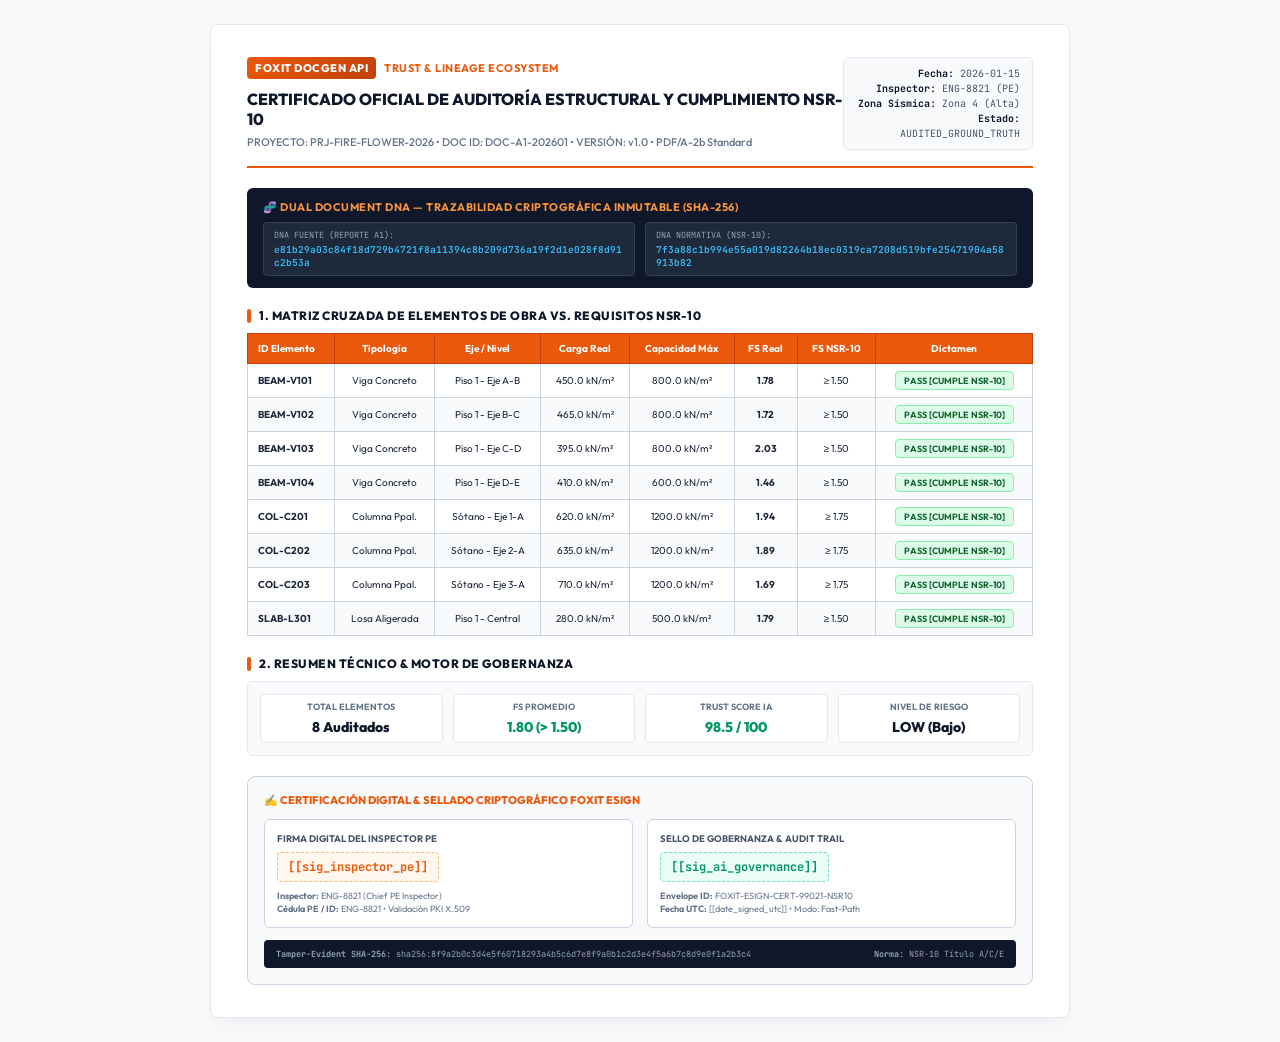
<file: plantillas_foxit/foxit_documento_renderizado.html>
<!DOCTYPE html>
<html lang="es">
<head>
  <meta charset="UTF-8">
  <meta name="viewport" content="width=device-width, initial-scale=1.0">
  <title>Certificado Oficial de Auditoría Estructural Foxit eSign — NSR-10</title>
  <link rel="preconnect" href="https://fonts.googleapis.com">
  <link rel="preconnect" href="https://fonts.gstatic.com" crossorigin>
  <link href="https://fonts.googleapis.com/css2?family=Outfit:wght@400;500;600;700;800&family=JetBrains+Mono:wght@400;500;600;700&display=swap" rel="stylesheet">
  <style>
    @page { size: A4 portrait; margin: 12mm; }
    * { box-sizing: border-box; }
    body {
      font-family: 'Outfit', -apple-system, BlinkMacSystemFont, 'Segoe UI', Roboto, sans-serif;
      color: #0F172A;
      background: #F8FAFC;
      margin: 0;
      padding: 24px;
      display: flex;
      justify-content: center;
    }
    .sheet {
      width: 100%;
      max-width: 860px;
      background: #FFFFFF;
      border: 1px solid #E2E8F0;
      box-shadow: 0 10px 25px -5px rgba(0, 0, 0, 0.05), 0 8px 10px -6px rgba(0, 0, 0, 0.01);
      border-radius: 8px;
      padding: 32px 36px;
    }
    .header {
      display: flex;
      justify-content: space-between;
      align-items: flex-start;
      border-bottom: 2.5px solid #EA580C;
      padding-bottom: 16px;
      margin-bottom: 20px;
    }
    .brand-col {
      display: flex;
      flex-direction: column;
      gap: 4px;
    }
    .brand-top {
      display: flex;
      align-items: center;
      gap: 8px;
    }
    .foxit-badge {
      background: linear-gradient(135deg, #EA580C, #C2410C);
      color: #FFFFFF;
      font-weight: 800;
      font-size: 11px;
      letter-spacing: 0.5px;
      padding: 4px 8px;
      border-radius: 4px;
    }
    .brand-text {
      font-size: 11px;
      font-weight: 700;
      color: #EA580C;
      letter-spacing: 0.5px;
      text-transform: uppercase;
    }
    .doc-title {
      margin: 6px 0 0 0;
      font-size: 16px;
      font-weight: 800;
      color: #0F172A;
      line-height: 1.25;
    }
    .doc-subtitle {
      margin: 2px 0 0 0;
      font-size: 11px;
      color: #64748B;
      font-weight: 500;
    }
    .meta-col {
      text-align: right;
      font-family: 'JetBrains Mono', monospace;
      font-size: 10px;
      color: #475569;
      line-height: 1.5;
      background: #F8FAFC;
      padding: 8px 12px;
      border-radius: 6px;
      border: 1px solid #E2E8F0;
    }
    .meta-col strong {
      color: #0F172A;
    }

    .dna-banner {
      background: #0F172A;
      border-radius: 6px;
      padding: 12px 16px;
      margin-bottom: 20px;
      color: #FFFFFF;
    }
    .dna-title {
      font-size: 11px;
      font-weight: 700;
      color: #FB923C;
      display: flex;
      align-items: center;
      gap: 6px;
      margin-bottom: 8px;
      letter-spacing: 0.5px;
    }
    .dna-grid {
      display: grid;
      grid-template-columns: 1fr 1fr;
      gap: 10px;
      font-family: 'JetBrains Mono', monospace;
      font-size: 9.5px;
    }
    .dna-item {
      background: #1E293B;
      padding: 6px 10px;
      border-radius: 4px;
      border: 1px solid #334155;
    }
    .dna-label {
      color: #94A3B8;
      font-size: 8.5px;
      display: block;
      margin-bottom: 2px;
    }
    .dna-hash {
      color: #38BDF8;
      word-break: break-all;
      font-weight: 600;
    }

    .section-heading {
      font-size: 12px;
      font-weight: 800;
      text-transform: uppercase;
      letter-spacing: 0.5px;
      color: #0F172A;
      margin: 18px 0 10px 0;
      display: flex;
      align-items: center;
      gap: 8px;
    }
    .section-heading::before {
      content: "";
      display: inline-block;
      width: 4px;
      height: 14px;
      background: #EA580C;
      border-radius: 2px;
    }

    table {
      width: 100%;
      border-collapse: collapse;
      font-size: 10px;
      margin-bottom: 20px;
    }
    th {
      background: #EA580C;
      color: #FFFFFF;
      font-weight: 700;
      padding: 8px 10px;
      text-align: center;
      border: 1px solid #C2410C;
    }
    th:first-child, td:first-child {
      text-align: left;
    }
    td {
      padding: 7px 10px;
      border: 1px solid #CBD5E1;
      text-align: center;
      color: #1E293B;
    }
    tbody tr:nth-child(even) {
      background: #F8FAFC;
    }
    .badge-pass {
      background: #DCFCE7;
      color: #166534;
      font-weight: 700;
      padding: 3px 8px;
      border-radius: 4px;
      font-size: 9px;
      display: inline-block;
      border: 1px solid #86EFAC;
    }

    .summary-grid {
      display: grid;
      grid-template-columns: repeat(4, 1fr);
      gap: 10px;
      background: #F8FAFC;
      border: 1px solid #E2E8F0;
      border-radius: 6px;
      padding: 12px;
      margin-bottom: 20px;
    }
    .summary-item {
      text-align: center;
      padding: 6px;
      background: #FFFFFF;
      border-radius: 4px;
      border: 1px solid #E2E8F0;
    }
    .summary-item strong {
      display: block;
      font-size: 9px;
      color: #64748B;
      text-transform: uppercase;
      margin-bottom: 4px;
    }
    .summary-item span {
      font-size: 14px;
      font-weight: 800;
      color: #0F172A;
    }
    .summary-item span.highlight {
      color: #059669;
    }

    .sign-section {
      background: #F8FAFC;
      border: 1.5px solid #CBD5E1;
      border-radius: 8px;
      padding: 16px;
      margin-top: 16px;
    }
    .sign-title {
      font-size: 11px;
      font-weight: 800;
      color: #EA580C;
      margin-bottom: 12px;
      text-transform: uppercase;
    }
    .sign-grid {
      display: grid;
      grid-template-columns: 1fr 1fr;
      gap: 14px;
    }
    .sign-card {
      background: #FFFFFF;
      border: 1px solid #CBD5E1;
      border-radius: 6px;
      padding: 12px;
    }
    .sign-card-header {
      font-size: 9.5px;
      font-weight: 700;
      color: #475569;
      text-transform: uppercase;
      margin-bottom: 8px;
    }
    .sign-tag {
      font-family: 'JetBrains Mono', monospace;
      font-size: 12px;
      font-weight: 700;
      color: #EA580C;
      background: #FFF7ED;
      border: 1px dashed #FDBA74;
      padding: 6px 10px;
      border-radius: 4px;
      display: inline-block;
      margin-bottom: 8px;
    }
    .sign-tag.green {
      color: #059669;
      background: #ECFDF5;
      border-color: #6EE7B7;
    }
    .sign-meta {
      font-size: 9px;
      color: #64748B;
      line-height: 1.4;
    }

    .forensic-footer {
      background: #0F172A;
      color: #94A3B8;
      border-radius: 4px;
      padding: 8px 12px;
      margin-top: 12px;
      font-family: 'JetBrains Mono', monospace;
      font-size: 8.5px;
      display: flex;
      justify-content: space-between;
      align-items: center;
    }
  </style>
</head>
<body>

  <div class="sheet">

    <!-- Header -->
    <div class="header">
      <div class="brand-col">
        <div class="brand-top">
          <span class="foxit-badge">FOXIT DOCGEN API</span>
          <span class="brand-text">Trust & Lineage Ecosystem</span>
        </div>
        <h1 class="doc-title">CERTIFICADO OFICIAL DE AUDITORÍA ESTRUCTURAL Y CUMPLIMIENTO NSR-10</h1>
        <p class="doc-subtitle">PROYECTO: PRJ-FIRE-FLOWER-2026 &bull; DOC ID: DOC-A1-202601 &bull; VERSIÓN: v1.0 &bull; PDF/A-2b Standard</p>
      </div>
      <div class="meta-col">
        <div><strong>Fecha:</strong> 2026-01-15</div>
        <div><strong>Inspector:</strong> ENG-8821 (PE)</div>
        <div><strong>Zona Sísmica:</strong> Zona 4 (Alta)</div>
        <div><strong>Estado:</strong> AUDITED_GROUND_TRUTH</div>
      </div>
    </div>

    <!-- Document DNA -->
    <div class="dna-banner">
      <div class="dna-title">🧬 DUAL DOCUMENT DNA — TRAZABILIDAD CRIPTOGRÁFICA INMUTABLE (SHA-256)</div>
      <div class="dna-grid">
        <div class="dna-item">
          <span class="dna-label">DNA FUENTE (REPORTE A1):</span>
          <span class="dna-hash">e81b29a03c84f18d729b4721f8a11394c8b209d736a19f2d1e028f8d91c2b53a</span>
        </div>
        <div class="dna-item">
          <span class="dna-label">DNA NORMATIVA (NSR-10):</span>
          <span class="dna-hash">7f3a88c1b994e55a019d82264b18ec0319ca7208d519bfe25471904a58913b82</span>
        </div>
      </div>
    </div>

    <!-- Table -->
    <div class="section-heading">1. Matriz Cruzada de Elementos de Obra vs. Requisitos NSR-10</div>
    <table>
      <thead>
        <tr>
          <th>ID Elemento</th>
          <th>Tipología</th>
          <th>Eje / Nivel</th>
          <th>Carga Real</th>
          <th>Capacidad Máx</th>
          <th>FS Real</th>
          <th>FS NSR-10</th>
          <th>Dictamen</th>
        </tr>
      </thead>
      <tbody>
        <tr>
          <td><strong>BEAM-V101</strong></td>
          <td>Viga Concreto</td>
          <td>Piso 1 - Eje A-B</td>
          <td>450.0 kN/m²</td>
          <td>800.0 kN/m²</td>
          <td><strong>1.78</strong></td>
          <td>&ge; 1.50</td>
          <td><span class="badge-pass">PASS [CUMPLE NSR-10]</span></td>
        </tr>
        <tr>
          <td><strong>BEAM-V102</strong></td>
          <td>Viga Concreto</td>
          <td>Piso 1 - Eje B-C</td>
          <td>465.0 kN/m²</td>
          <td>800.0 kN/m²</td>
          <td><strong>1.72</strong></td>
          <td>&ge; 1.50</td>
          <td><span class="badge-pass">PASS [CUMPLE NSR-10]</span></td>
        </tr>
        <tr>
          <td><strong>BEAM-V103</strong></td>
          <td>Viga Concreto</td>
          <td>Piso 1 - Eje C-D</td>
          <td>395.0 kN/m²</td>
          <td>800.0 kN/m²</td>
          <td><strong>2.03</strong></td>
          <td>&ge; 1.50</td>
          <td><span class="badge-pass">PASS [CUMPLE NSR-10]</span></td>
        </tr>
        <tr>
          <td><strong>BEAM-V104</strong></td>
          <td>Viga Concreto</td>
          <td>Piso 1 - Eje D-E</td>
          <td>410.0 kN/m²</td>
          <td>600.0 kN/m²</td>
          <td><strong>1.46</strong></td>
          <td>&ge; 1.50</td>
          <td><span class="badge-pass">PASS [CUMPLE NSR-10]</span></td>
        </tr>
        <tr>
          <td><strong>COL-C201</strong></td>
          <td>Columna Ppal.</td>
          <td>Sótano - Eje 1-A</td>
          <td>620.0 kN/m²</td>
          <td>1200.0 kN/m²</td>
          <td><strong>1.94</strong></td>
          <td>&ge; 1.75</td>
          <td><span class="badge-pass">PASS [CUMPLE NSR-10]</span></td>
        </tr>
        <tr>
          <td><strong>COL-C202</strong></td>
          <td>Columna Ppal.</td>
          <td>Sótano - Eje 2-A</td>
          <td>635.0 kN/m²</td>
          <td>1200.0 kN/m²</td>
          <td><strong>1.89</strong></td>
          <td>&ge; 1.75</td>
          <td><span class="badge-pass">PASS [CUMPLE NSR-10]</span></td>
        </tr>
        <tr>
          <td><strong>COL-C203</strong></td>
          <td>Columna Ppal.</td>
          <td>Sótano - Eje 3-A</td>
          <td>710.0 kN/m²</td>
          <td>1200.0 kN/m²</td>
          <td><strong>1.69</strong></td>
          <td>&ge; 1.75</td>
          <td><span class="badge-pass">PASS [CUMPLE NSR-10]</span></td>
        </tr>
        <tr>
          <td><strong>SLAB-L301</strong></td>
          <td>Losa Aligerada</td>
          <td>Piso 1 - Central</td>
          <td>280.0 kN/m²</td>
          <td>500.0 kN/m²</td>
          <td><strong>1.79</strong></td>
          <td>&ge; 1.50</td>
          <td><span class="badge-pass">PASS [CUMPLE NSR-10]</span></td>
        </tr>
      </tbody>
    </table>

    <!-- Summary -->
    <div class="section-heading">2. Resumen Técnico & Motor de Gobernanza</div>
    <div class="summary-grid">
      <div class="summary-item">
        <strong>Total Elementos</strong>
        <span>8 Auditados</span>
      </div>
      <div class="summary-item">
        <strong>FS Promedio</strong>
        <span class="highlight">1.80 (&gt; 1.50)</span>
      </div>
      <div class="summary-item">
        <strong>Trust Score IA</strong>
        <span class="highlight">98.5 / 100</span>
      </div>
      <div class="summary-item">
        <strong>Nivel de Riesgo</strong>
        <span>LOW (Bajo)</span>
      </div>
    </div>

    <!-- eSign Section -->
    <div class="sign-section">
      <div class="sign-title">✍️ Certificación Digital & Sellado Criptográfico Foxit eSign</div>
      <div class="sign-grid">
        <div class="sign-card">
          <div class="sign-card-header">Firma Digital del Inspector PE</div>
          <div class="sign-tag">[[sig_inspector_pe]]</div>
          <div class="sign-meta">
            <strong>Inspector:</strong> ENG-8821 (Chief PE Inspector)<br>
            <strong>Cédula PE / ID:</strong> ENG-8821 &bull; Validación PKI X.509
          </div>
        </div>
        <div class="sign-card">
          <div class="sign-card-header">Sello de Gobernanza & Audit Trail</div>
          <div class="sign-tag green">[[sig_ai_governance]]</div>
          <div class="sign-meta">
            <strong>Envelope ID:</strong> FOXIT-ESIGN-CERT-99021-NSR10<br>
            <strong>Fecha UTC:</strong> [[date_signed_utc]] &bull; Modo: Fast-Path
          </div>
        </div>
      </div>
      <div class="forensic-footer">
        <div><strong>Tamper-Evident SHA-256:</strong> sha256:8f9a2b0c3d4e5f60718293a4b5c6d7e8f9a0b1c2d3e4f5a6b7c8d9e0f1a2b3c4</div>
        <div><strong>Norma:</strong> NSR-10 Título A/C/E</div>
      </div>
    </div>

  </div>

</body>
</html>
</file>
